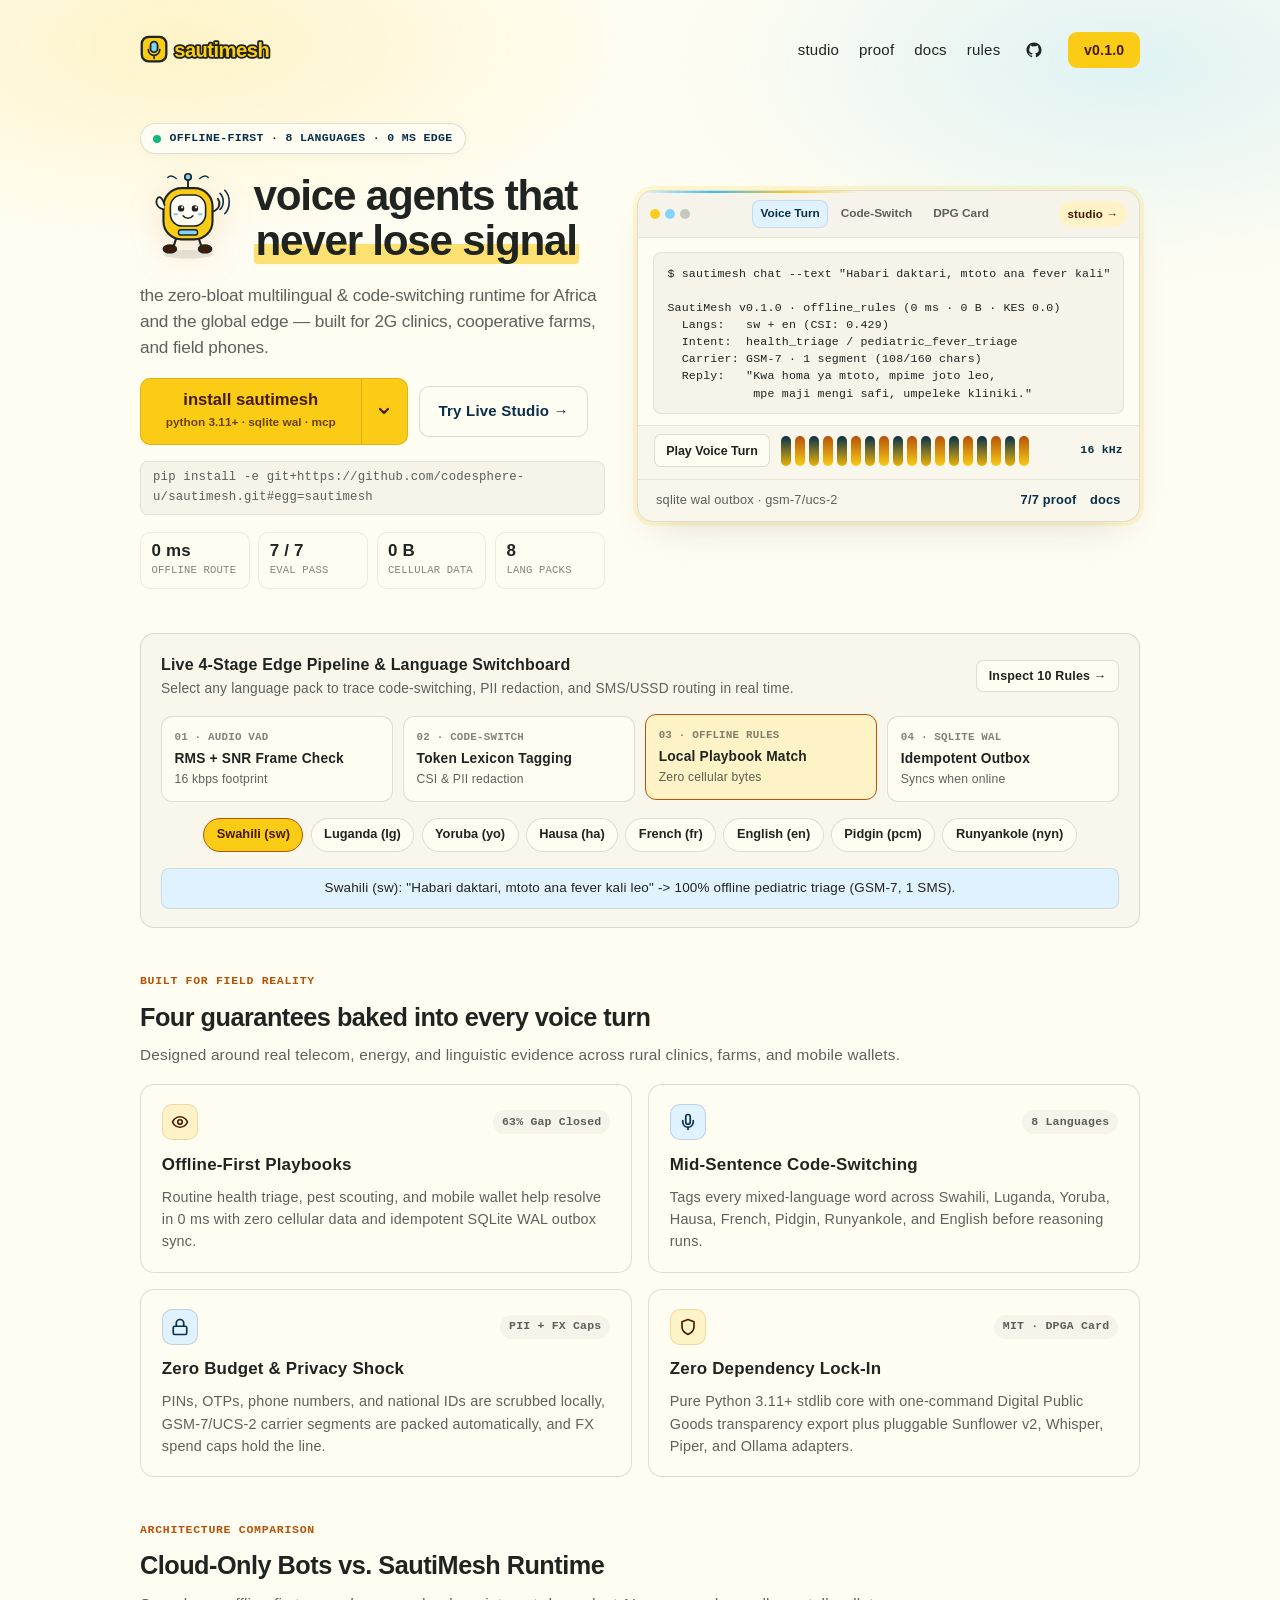
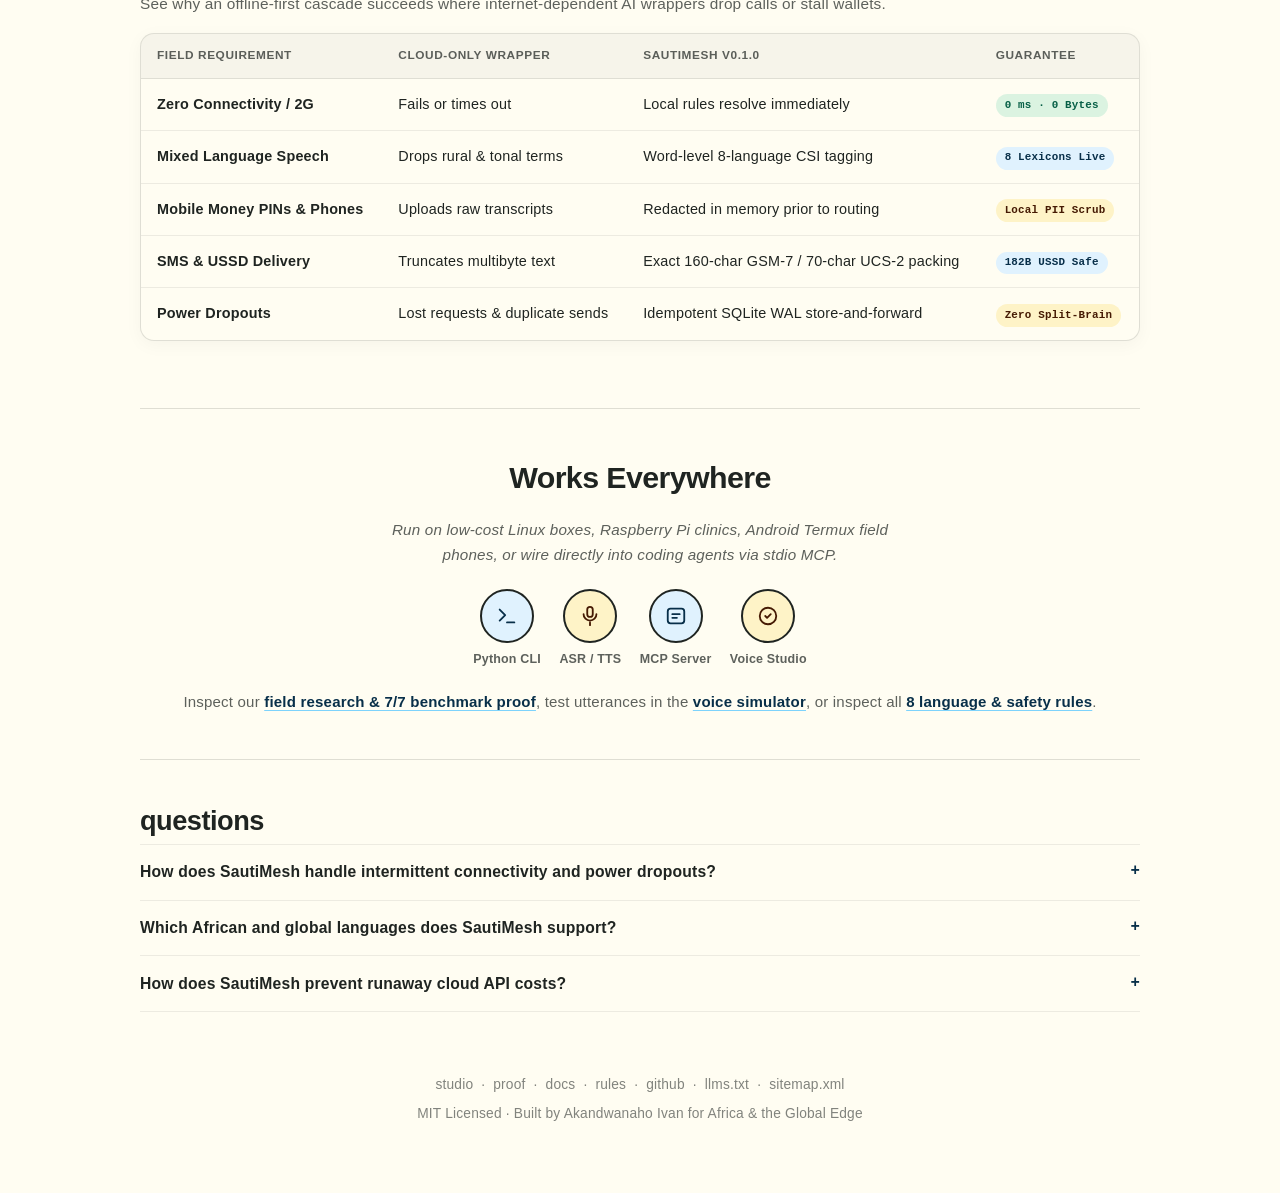
<file: website/index.html>
<!doctype html>
<html lang="en">
  <head>
    <meta charset="utf-8" />
    <meta name="viewport" content="width=device-width, initial-scale=1.0" />
    <title>SautiMesh — Voice-First Offline Multilingual AI Agent Runtime</title>
    <meta
      name="description"
      content="Free Python offline-first voice AI runtime for Swahili, Luganda, Yoruba, Hausa, French &amp; English with code-switching and SQLite durability."
    />
    <meta
      name="keywords"
      content="SautiMesh, offline voice AI agent, African NLP, Swahili AI, Luganda AI, Yoruba AI, Hausa AI, code switching, SQLite store and forward, MCP server"
    />
    <meta name="author" content="Akandwanaho Ivan" />
    <meta name="robots" content="index, follow" />
    <meta name="theme-color" content="#fffdf2" />
    <link rel="canonical" href="https://codesphere-u.github.io/sautimesh/" />
    <link rel="icon" type="image/svg+xml" href="./favicon.svg?v=0.1.0" />
    <link rel="manifest" href="./manifest.webmanifest" />

    <meta property="og:type" content="website" />
    <meta property="og:url" content="https://codesphere-u.github.io/sautimesh/" />
    <meta property="og:site_name" content="SautiMesh" />
    <meta property="og:title" content="SautiMesh — Voice-First Offline Multilingual AI Agent Runtime" />
    <meta
      property="og:description"
      content="Zero-bloat Python engine bridging 16kHz audio VAD, 8-language code-switching, SQLite store-and-forward durability, and local SLM cascades."
    />
    <meta property="og:image" content="https://codesphere-u.github.io/sautimesh/og-image.svg" />
    <meta property="og:image:width" content="1200" />
    <meta property="og:image:height" content="630" />
    <meta property="og:image:alt" content="SautiMesh Savanna Gold and Atlas Azure social card showing offline multilingual voice AI runtime" />

    <meta name="twitter:card" content="summary_large_image" />
    <meta name="twitter:title" content="SautiMesh — Voice-First Offline Multilingual AI Agent Runtime" />
    <meta
      name="twitter:description"
      content="Voice-first, offline-first AI agent runtime for Swahili, Luganda, Yoruba, Hausa, French, English &amp; edge deployments."
    />
    <meta name="twitter:image" content="https://codesphere-u.github.io/sautimesh/og-image.svg" />

    <link rel="stylesheet" href="./styles.css?v=0.1.2" />

    <script type="application/ld+json">
      {
        "@context": "https://schema.org",
        "@graph": [
          {
            "@type": "Organization",
            "@id": "https://codesphere-u.github.io/sautimesh/#org",
            "name": "SautiMesh",
            "url": "https://codesphere-u.github.io/sautimesh/",
            "sameAs": [
              "https://github.com/codesphere-u/sautimesh"
            ]
          },
          {
            "@type": "WebSite",
            "@id": "https://codesphere-u.github.io/sautimesh/#website",
            "url": "https://codesphere-u.github.io/sautimesh/",
            "name": "SautiMesh",
            "publisher": {
              "@id": "https://codesphere-u.github.io/sautimesh/#org"
            }
          },
          {
            "@type": "SoftwareApplication",
            "@id": "https://codesphere-u.github.io/sautimesh/#software",
            "name": "SautiMesh",
            "applicationCategory": "DeveloperApplication",
            "operatingSystem": "macOS, Linux, Windows, Android Termux",
            "softwareVersion": "0.1.0",
            "license": "https://opensource.org/licenses/MIT",
            "url": "https://codesphere-u.github.io/sautimesh/",
            "downloadUrl": "https://github.com/codesphere-u/sautimesh",
            "description": "Voice-first, offline-first multilingual and code-switching AI agent runtime with SQLite WAL store-and-forward queues, GSM-7/UCS-2 carrier packing, and DPGA transparency.",
            "publisher": {
              "@id": "https://codesphere-u.github.io/sautimesh/#org"
            },
            "offers": {
              "@type": "Offer",
              "price": "0",
              "priceCurrency": "USD"
            }
          },
          {
            "@type": "FAQPage",
            "mainEntity": [
              {
                "@type": "Question",
                "name": "How does SautiMesh handle intermittent connectivity and power dropouts?",
                "acceptedAnswer": {
                  "@type": "Answer",
                  "text": "Every turn executes offline-first playbooks using SQLite WAL persistence and an idempotent store-and-forward outbox queue, syncing safely without split-brain corruption when cellular service returns."
                }
              },
              {
                "@type": "Question",
                "name": "Which African and global languages does SautiMesh support?",
                "acceptedAnswer": {
                  "@type": "Answer",
                  "text": "SautiMesh ships built-in lexicons and code-switch analyzers for Swahili, Luganda, Yoruba, Hausa, French, English, Nigerian Pidgin, and Runyankole, plus adapters for Sunbird Sunflower v2, whisper.cpp, MMS, and Piper ONNX."
                }
              },
              {
                "@type": "Question",
                "name": "How does SautiMesh prevent runaway cloud API costs?",
                "acceptedAnswer": {
                  "@type": "Answer",
                  "text": "Its 3-stage cascade resolves routine turns locally in 0 ms, supports local SLMs via Ollama or llama.cpp, redacts phone numbers and PINs before cloud calls, and enforces daily local-currency spend limits."
                }
              }
            ]
          }
        ]
      }
    </script>
  </head>
  <body>
    <div class="page-col page-col-home">
      <header class="site-header">
        <a class="brand-link" href="./" aria-label="SautiMesh home">
          <svg class="brand-wordmark-svg" width="186" height="36" viewBox="0 0 212 40" fill="none" role="img" aria-label="sautimesh">
            <rect x="2" y="5" width="28" height="28" rx="8" fill="#facc15" stroke="#1f2421" stroke-width="2.6" />
            <rect x="12" y="10.5" width="8" height="12" rx="4" fill="#7dd3fc" stroke="#1f2421" stroke-width="2" />
            <path d="M9.5 19.5c0 3.8 2.9 6.5 6.5 6.5s6.5-2.7 6.5-6.5M16 26v3.5" stroke="#1f2421" stroke-width="2" stroke-linecap="round" />
            <text x="39" y="28" font-family="-apple-system, BlinkMacSystemFont, 'Segoe UI', Roboto, sans-serif" font-size="23" font-weight="800" letter-spacing="-0.6" fill="none" stroke="#1f2421" stroke-width="4" stroke-linejoin="round">sautimesh</text>
            <text x="39" y="28" font-family="-apple-system, BlinkMacSystemFont, 'Segoe UI', Roboto, sans-serif" font-size="23" font-weight="800" letter-spacing="-0.6" fill="#facc15">sautimesh</text>
          </svg>
        </a>

        <nav class="header-nav" aria-label="Primary navigation">
          <a href="./studio.html">studio</a>
          <a href="./proof.html">proof</a>
          <a href="./docs.html">docs</a>
          <a href="./rules.html">rules</a>
          <a
            class="icon-link"
            href="https://github.com/codesphere-u/sautimesh"
            target="_blank"
            rel="noopener noreferrer"
            aria-label="SautiMesh on GitHub"
          >
            <svg width="18" height="18" viewBox="0 0 24 24" fill="currentColor" aria-hidden="true">
              <path
                d="M12 2C6.477 2 2 6.484 2 12.017c0 4.425 2.865 8.18 6.839 9.504.5.092.682-.217.682-.483 0-.237-.008-.868-.013-1.703-2.782.605-3.369-1.343-3.369-1.343-.454-1.158-1.11-1.466-1.11-1.466-.908-.62.069-.608.069-.608 1.003.07 1.53 1.032 1.53 1.032.892 1.53 2.341 1.088 2.91.832.092-.647.35-1.088.636-1.338-2.22-.253-4.555-1.113-4.555-4.951 0-1.093.39-1.988 1.029-2.688-.103-.253-.446-1.272.098-2.65 0 0 .84-.27 2.75 1.026A9.564 9.564 0 0112 6.844c.85.004 1.705.115 2.504.337 1.909-1.296 2.747-1.027 2.747-1.027.546 1.379.202 2.398.1 2.651.64.7 1.028 1.595 1.028 2.688 0 3.848-2.339 4.695-4.566 4.943.359.309.678.92.678 1.855 0 1.338-.012 2.419-.012 2.747 0 .268.18.58.688.482A10.019 10.019 0 0022 12.017C22 6.484 17.522 2 12 2z"
              />
            </svg>
          </a>
          <a
            class="nav-pill"
            href="https://github.com/codesphere-u/sautimesh/releases"
            target="_blank"
            rel="noopener noreferrer"
          >
            v0.1.0
          </a>
        </nav>
      </header>

      <main>
        <section class="hero-deck" aria-labelledby="hero-title">
          <div class="hero-left">
            <div class="live-pill">
              <span class="live-dot" aria-hidden="true"></span>
              <span>OFFLINE-FIRST · 8 LANGUAGES · 0 MS EDGE</span>
            </div>

            <div class="hero-identity">
              <div class="mascot-wrap">
                <!-- Original SautiMesh acoustic radio scout mascot in Savanna Gold & Atlas Azure -->
                <svg
                  width="96"
                  height="96"
                  viewBox="0 0 180 180"
                  fill="none"
                  role="img"
                  aria-label="SautiMesh acoustic radio mascot broadcasting multilingual voice waves"
                >
                  <ellipse cx="90" cy="158" rx="46" ry="8" fill="#1f2421" fill-opacity="0.1" />
                  <path d="M68 128L62 146" stroke="#1f2421" stroke-width="4" stroke-linecap="round" />
                  <ellipse cx="56" cy="148" rx="12" ry="7" fill="#451a03" stroke="#1f2421" stroke-width="3.5" />
                  <path d="M110 128L116 146" stroke="#1f2421" stroke-width="4" stroke-linecap="round" />
                  <ellipse cx="122" cy="148" rx="12" ry="7" fill="#451a03" stroke="#1f2421" stroke-width="3.5" />

                  <path d="M90 32V16" stroke="#1f2421" stroke-width="3.5" stroke-linecap="round" />
                  <circle cx="90" cy="13" r="6" fill="#7dd3fc" stroke="#1f2421" stroke-width="3.2" />
                  <path d="M68 16C61 10 56 10 52 14M112 16C119 10 124 10 128 14" stroke="#082f49" stroke-width="2.5" stroke-linecap="round" />

                  <rect x="44" y="34" width="92" height="96" rx="34" fill="#facc15" stroke="#1f2421" stroke-width="4" />
                  <rect x="57" y="47" width="66" height="58" rx="22" fill="#fffdf2" stroke="#1f2421" stroke-width="3" />

                  <circle cx="77" cy="72" r="6" fill="#1f2421" />
                  <circle cx="79" cy="70" r="2" fill="#fffdf2" />
                  <circle cx="103" cy="72" r="6" fill="#1f2421" />
                  <circle cx="105" cy="70" r="2" fill="#fffdf2" />
                  <ellipse cx="67" cy="83" rx="4.5" ry="2.5" fill="#7dd3fc" />
                  <ellipse cx="113" cy="83" rx="4.5" ry="2.5" fill="#7dd3fc" />
                  <path d="M81 86C85 92 95 92 99 86" stroke="#1f2421" stroke-width="3.2" stroke-linecap="round" />

                  <rect x="72" y="112" width="36" height="10" rx="5" fill="#7dd3fc" stroke="#1f2421" stroke-width="2.6" />
                  <path d="M44 74C30 70 28 58 34 52C39 47 45 60 46 66" fill="#fffdf2" stroke="#1f2421" stroke-width="3.4" stroke-linecap="round" stroke-linejoin="round" />
                  <path d="M136 78C149 74 152 62 146 54" stroke="#1f2421" stroke-width="3.5" stroke-linecap="round" />
                  <path class="mascot-arc-1" d="M150 44C158 51 158 67 150 74" stroke="#082f49" stroke-width="3" stroke-linecap="round" />
                  <path class="mascot-arc-2" d="M159 38C170 49 170 71 159 82" stroke="#082f49" stroke-width="3" stroke-linecap="round" />
                </svg>
              </div>

              <h1 id="hero-title">voice agents that <span class="hero-highlight">never lose signal</span></h1>
            </div>

            <p class="hero-sub">
              the zero-bloat multilingual &amp; code-switching runtime for Africa and the global edge — built for 2G clinics, cooperative farms, and field phones.
            </p>

            <div class="hero-actions" aria-label="Install SautiMesh">
              <div class="split-btn-group">
                <button type="button" class="split-main" id="cta-main-btn">
                  <strong>install sautimesh</strong>
                  <span id="hero-cmd-sub">python 3.11+ · sqlite wal · mcp</span>
                </button>
                <button
                  type="button"
                  class="split-caret"
                  id="cta-caret-btn"
                  aria-expanded="false"
                  aria-controls="cta-popover"
                  aria-label="Choose runtime target"
                >
                  <svg width="16" height="16" viewBox="0 0 16 16" fill="none" aria-hidden="true">
                    <path d="M4 6L8 10L12 6" stroke="currentColor" stroke-width="2.2" stroke-linecap="round" stroke-linejoin="round" />
                  </svg>
                </button>
              </div>

              <a class="hero-secondary-btn" href="./studio.html">Try Live Studio →</a>

              <div class="cta-popover" id="cta-popover" role="region" aria-label="Installation options" hidden>
                <div class="pop-tabs" role="tablist" aria-label="Runtime mode">
                  <button type="button" class="pop-tab active" role="tab" aria-selected="true" data-persona="cli">CLI</button>
                  <button type="button" class="pop-tab" role="tab" aria-selected="false" data-persona="turn">Voice Turn</button>
                  <button type="button" class="pop-tab" role="tab" aria-selected="false" data-persona="eval">Workbench</button>
                  <button type="button" class="pop-tab" role="tab" aria-selected="false" data-persona="mcp">MCP</button>
                </div>

                <div class="pop-cmd">
                  <code id="pop-cmd-code">pip install -e git+https://github.com/codesphere-u/sautimesh.git#egg=sautimesh</code>
                  <button type="button" class="action-mini" id="pop-copy-btn">Copy</button>
                </div>
              </div>
            </div>

            <code class="cmd-caption" id="hero-cmd">pip install -e git+https://github.com/codesphere-u/sautimesh.git#egg=sautimesh</code>

            <div class="hero-kpis" aria-label="Runtime benchmarks">
              <div class="hero-kpi"><strong>0 ms</strong><span>Offline Route</span></div>
              <div class="hero-kpi"><strong>7 / 7</strong><span>Eval Pass</span></div>
              <div class="hero-kpi"><strong>0 B</strong><span>Cellular Data</span></div>
              <div class="hero-kpi"><strong>8</strong><span>Lang Packs</span></div>
            </div>
          </div>

          <section class="hero-console" aria-label="Interactive SautiMesh console preview">
            <div class="frame-bar">
              <div class="dots" aria-hidden="true"><span></span><span></span><span></span></div>
              <div class="frame-tabs" role="tablist" aria-label="Preview view">
                <button type="button" class="frame-tab active" role="tab" aria-selected="true" data-homeview="term">Voice Turn</button>
                <button type="button" class="frame-tab" role="tab" aria-selected="false" data-homeview="codeswitch">Code-Switch</button>
                <button type="button" class="frame-tab" role="tab" aria-selected="false" data-homeview="dpg">DPG Card</button>
              </div>
              <a class="frame-open-link" href="./studio.html">studio →</a>
            </div>

            <div class="preview-body">
              <pre class="code-block" id="home-preview-code">$ sautimesh chat --text "Habari daktari, mtoto ana fever kali"

SautiMesh v0.1.0 · offline_rules (0 ms · 0 B · KES 0.0)
  Langs:   sw + en (CSI: 0.429)
  Intent:  health_triage / pediatric_fever_triage
  Carrier: GSM-7 · 1 segment (108/160 chars)
  Reply:   "Kwa homa ya mtoto, mpime joto leo,
            mpe maji mengi safi, umpeleke kliniki."</pre>
            </div>

            <div class="hero-console-eq">
              <button type="button" id="play-demo-btn" class="action-mini">Play Voice Turn</button>
              <div class="eq-strip" id="home-eq" aria-hidden="true">
                <span class="eq-bar"></span><span class="eq-bar"></span><span class="eq-bar"></span><span class="eq-bar"></span>
                <span class="eq-bar"></span><span class="eq-bar"></span><span class="eq-bar"></span><span class="eq-bar"></span>
                <span class="eq-bar"></span><span class="eq-bar"></span><span class="eq-bar"></span><span class="eq-bar"></span>
                <span class="eq-bar"></span><span class="eq-bar"></span><span class="eq-bar"></span><span class="eq-bar"></span>
                <span class="eq-bar"></span><span class="eq-bar"></span>
              </div>
              <span style="font-family:var(--font-mono); font-size:0.72rem; font-weight:700; color:var(--sky-dark);">16 kHz</span>
            </div>

            <div class="preview-foot">
              <span>sqlite wal outbox · gsm-7/ucs-2</span>
              <div class="preview-foot-links">
                <a href="./proof.html">7/7 proof</a>
                <a href="./docs.html">docs</a>
              </div>
            </div>
          </section>
        </section>

        <section class="pipeline-card reveal" aria-label="Interactive offline voice pipeline">
          <div class="pipeline-top">
            <div>
              <strong>Live 4-Stage Edge Pipeline &amp; Language Switchboard</strong>
              <span style="display:block; font-size:0.86rem; color:var(--text-70);">Select any language pack to trace code-switching, PII redaction, and SMS/USSD routing in real time.</span>
            </div>
            <a class="action-mini" href="./rules.html">Inspect 10 Rules →</a>
          </div>

          <div class="mesh-pipeline" id="home-pipeline">
            <div class="mesh-stage"><small>01 · Audio VAD</small><strong>RMS + SNR Frame Check</strong><span>16 kbps footprint</span></div>
            <div class="mesh-stage"><small>02 · Code-Switch</small><strong>Token Lexicon Tagging</strong><span>CSI &amp; PII redaction</span></div>
            <div class="mesh-stage active"><small>03 · Offline Rules</small><strong>Local Playbook Match</strong><span>Zero cellular bytes</span></div>
            <div class="mesh-stage sky-hit"><small>04 · SQLite WAL</small><strong>Idempotent Outbox</strong><span>Syncs when online</span></div>
          </div>

          <div class="lang-ribbon" aria-label="Supported language packs">
            <button type="button" class="lang-chip active" data-lang-note="Swahili (sw): 'Habari daktari, mtoto ana fever kali leo' -> 100% offline pediatric triage (GSM-7, 1 SMS).">Swahili (sw)</button>
            <button type="button" class="lang-chip" data-lang-note="Luganda (lg): 'Ssebo obuwuka bungi mu kasooli farm yange' -> Offline maize armyworm scouting playbook.">Luganda (lg)</button>
            <button type="button" class="lang-chip" data-lang-note="Yoruba (yo): Diacritic-aware (e, o, s) UCS-2 carrier packing &amp; mobile money PIN guard.">Yoruba (yo)</button>
            <button type="button" class="lang-chip" data-lang-note="Hausa (ha): 'Sannu malam, kwari suna cin masara' -> Dryland pest &amp; cooperative referral routing.">Hausa (ha)</button>
            <button type="button" class="lang-chip" data-lang-note="French (fr): Sahel &amp; Francophone clinical urgency triggers with SMS fallback receipts.">French (fr)</button>
            <button type="button" class="lang-chip" data-lang-note="English (en): Cross-cut bridge terms normalized into canonical medical, agro &amp; wallet concepts.">English (en)</button>
            <button type="button" class="lang-chip" data-lang-note="Nigerian Pidgin (pcm): West African market &amp; wallet balance utterances handled offline.">Pidgin (pcm)</button>
            <button type="button" class="lang-chip" data-lang-note="Runyankole (nyn): Western Uganda clinic, crop &amp; urgent referral vocabulary baked in.">Runyankole (nyn)</button>
          </div>
          <p class="diag-note" id="lang-sample-note" style="margin:0; text-align:center;">
            Swahili (sw): "Habari daktari, mtoto ana fever kali leo" -> 100% offline pediatric triage (GSM-7, 1 SMS).
          </p>
        </section>

        <section class="reveal" aria-labelledby="bento-title">
          <div class="section-head">
            <span class="section-eyebrow">Built for Field Reality</span>
            <h2 id="bento-title">Four guarantees baked into every voice turn</h2>
            <p>Designed around real telecom, energy, and linguistic evidence across rural clinics, farms, and mobile wallets.</p>
          </div>

          <div class="bento-grid">
            <article class="bento-card">
              <div class="bento-top">
                <span class="bento-icon" aria-hidden="true">
                  <svg width="18" height="18" viewBox="0 0 24 24" fill="none" stroke="currentColor" stroke-width="2.2" stroke-linecap="round" stroke-linejoin="round"><path d="M2 12s3-7 10-7 10 7 10 7-3 7-10 7-10-7-10-7Z"/><circle cx="12" cy="12" r="3"/></svg>
                </span>
                <span class="bento-stat">63% Gap Closed</span>
              </div>
              <h3>Offline-First Playbooks</h3>
              <p>Routine health triage, pest scouting, and mobile wallet help resolve in 0 ms with zero cellular data and idempotent SQLite WAL outbox sync.</p>
            </article>

            <article class="bento-card">
              <div class="bento-top">
                <span class="bento-icon sky" aria-hidden="true">
                  <svg width="18" height="18" viewBox="0 0 24 24" fill="none" stroke="currentColor" stroke-width="2.2" stroke-linecap="round" stroke-linejoin="round"><path d="M12 2a3 3 0 0 0-3 3v7a3 3 0 0 0 6 0V5a3 3 0 0 0-3-3Z"/><path d="M19 10v2a7 7 0 0 1-14 0v-2"/><line x1="12" y1="19" x2="12" y2="22"/></svg>
                </span>
                <span class="bento-stat">8 Languages</span>
              </div>
              <h3>Mid-Sentence Code-Switching</h3>
              <p>Tags every mixed-language word across Swahili, Luganda, Yoruba, Hausa, French, Pidgin, Runyankole, and English before reasoning runs.</p>
            </article>

            <article class="bento-card">
              <div class="bento-top">
                <span class="bento-icon sky" aria-hidden="true">
                  <svg width="18" height="18" viewBox="0 0 24 24" fill="none" stroke="currentColor" stroke-width="2.2" stroke-linecap="round" stroke-linejoin="round"><rect x="3" y="11" width="18" height="11" rx="2" ry="2"/><path d="M7 11V7a5 5 0 0 1 10 0v4"/></svg>
                </span>
                <span class="bento-stat">PII + FX Caps</span>
              </div>
              <h3>Zero Budget &amp; Privacy Shock</h3>
              <p>PINs, OTPs, phone numbers, and national IDs are scrubbed locally, GSM-7/UCS-2 carrier segments are packed automatically, and FX spend caps hold the line.</p>
            </article>

            <article class="bento-card">
              <div class="bento-top">
                <span class="bento-icon" aria-hidden="true">
                  <svg width="18" height="18" viewBox="0 0 24 24" fill="none" stroke="currentColor" stroke-width="2.2" stroke-linecap="round" stroke-linejoin="round"><path d="M12 22s8-4 8-10V5l-8-3-8 3v7c0 6 8 10 8 10z"/></svg>
                </span>
                <span class="bento-stat">MIT · DPGA Card</span>
              </div>
              <h3>Zero Dependency Lock-In</h3>
              <p>Pure Python 3.11+ stdlib core with one-command Digital Public Goods transparency export plus pluggable Sunflower v2, Whisper, Piper, and Ollama adapters.</p>
            </article>
          </div>
        </section>

        <section class="reveal" aria-labelledby="compare-title">
          <div class="section-head">
            <span class="section-eyebrow">Architecture Comparison</span>
            <h2 id="compare-title">Cloud-Only Bots vs. SautiMesh Runtime</h2>
            <p>See why an offline-first cascade succeeds where internet-dependent AI wrappers drop calls or stall wallets.</p>
          </div>

          <div class="mesh-table-card">
            <div class="mesh-table-scroll">
              <table class="mesh-table">
                <thead>
                  <tr>
                    <th>Field Requirement</th>
                    <th>Cloud-Only Wrapper</th>
                    <th>SautiMesh v0.1.0</th>
                    <th>Guarantee</th>
                  </tr>
                </thead>
                <tbody>
                  <tr>
                    <td><strong>Zero Connectivity / 2G</strong></td>
                    <td>Fails or times out</td>
                    <td>Local rules resolve immediately</td>
                    <td><span class="pill pill-good">0 ms · 0 Bytes</span></td>
                  </tr>
                  <tr>
                    <td><strong>Mixed Language Speech</strong></td>
                    <td>Drops rural &amp; tonal terms</td>
                    <td>Word-level 8-language CSI tagging</td>
                    <td><span class="pill pill-sky">8 Lexicons Live</span></td>
                  </tr>
                  <tr>
                    <td><strong>Mobile Money PINs &amp; Phones</strong></td>
                    <td>Uploads raw transcripts</td>
                    <td>Redacted in memory prior to routing</td>
                    <td><span class="pill pill-mint">Local PII Scrub</span></td>
                  </tr>
                  <tr>
                    <td><strong>SMS &amp; USSD Delivery</strong></td>
                    <td>Truncates multibyte text</td>
                    <td>Exact 160-char GSM-7 / 70-char UCS-2 packing</td>
                    <td><span class="pill pill-sky">182B USSD Safe</span></td>
                  </tr>
                  <tr>
                    <td><strong>Power Dropouts</strong></td>
                    <td>Lost requests &amp; duplicate sends</td>
                    <td>Idempotent SQLite WAL store-and-forward</td>
                    <td><span class="pill pill-mint">Zero Split-Brain</span></td>
                  </tr>
                </tbody>
              </table>
            </div>
          </div>
        </section>

        <hr class="hairline" />

        <section class="ecosystem-section reveal" aria-labelledby="eco-title">
          <h2 id="eco-title">Works Everywhere</h2>
          <p class="ecosystem-sub">
            Run on low-cost Linux boxes, Raspberry Pi clinics, Android Termux field phones, or wire directly into coding agents via stdio MCP.
          </p>

          <div class="eco-badges" aria-label="Supported integrations">
            <a class="eco-item" href="./docs.html#quickstart">
              <span class="eco-circle" aria-hidden="true">
                <svg width="22" height="22" viewBox="0 0 24 24" fill="none" stroke="currentColor" stroke-width="2" stroke-linecap="round" stroke-linejoin="round"><polyline points="4 17 10 11 4 5"/><line x1="12" y1="19" x2="20" y2="19"/></svg>
              </span>
              <span>Python CLI</span>
            </a>

            <a class="eco-item" href="./docs.html#speech">
              <span class="eco-circle" aria-hidden="true">
                <svg width="22" height="22" viewBox="0 0 24 24" fill="none" stroke="currentColor" stroke-width="2" stroke-linecap="round" stroke-linejoin="round"><rect x="9" y="2" width="6" height="11" rx="3"/><path d="M5 10a7 7 0 0 0 14 0M12 19v3"/></svg>
              </span>
              <span>ASR / TTS</span>
            </a>

            <a class="eco-item" href="./docs.html#mcp">
              <span class="eco-circle" aria-hidden="true">
                <svg width="22" height="22" viewBox="0 0 24 24" fill="none" stroke="currentColor" stroke-width="2" stroke-linecap="round" stroke-linejoin="round"><rect x="3" y="4" width="18" height="16" rx="3"/><path d="M8 10h8M8 14h5"/></svg>
              </span>
              <span>MCP Server</span>
            </a>

            <a class="eco-item" href="./studio.html">
              <span class="eco-circle" aria-hidden="true">
                <svg width="22" height="22" viewBox="0 0 24 24" fill="none" stroke="currentColor" stroke-width="2" stroke-linecap="round" stroke-linejoin="round"><circle cx="12" cy="12" r="9"/><path d="M9 12l2 2 4-4"/></svg>
              </span>
              <span>Voice Studio</span>
            </a>
          </div>

          <p class="inline-cta-links">
            Inspect our <a href="./proof.html">field research &amp; 7/7 benchmark proof</a>, test utterances in the <a href="./studio.html">voice simulator</a>, or inspect all <a href="./rules.html">8 language &amp; safety rules</a>.
          </p>
        </section>

        <hr class="hairline" />

        <section id="faq" class="reveal" aria-labelledby="faq-title">
          <h2 id="faq-title" class="sec-title">questions</h2>
          <div class="faq-stack">
            <details class="faq-item">
              <summary>How does SautiMesh handle intermittent connectivity and power dropouts?</summary>
              <p>
                Every turn executes offline-first playbooks using SQLite WAL persistence and an idempotent store-and-forward outbox queue, syncing safely without split-brain corruption when cellular service returns.
              </p>
            </details>

            <details class="faq-item">
              <summary>Which African and global languages does SautiMesh support?</summary>
              <p>
                SautiMesh ships built-in lexicons and code-switch analyzers for Swahili, Luganda, Yoruba, Hausa, French, English, Nigerian Pidgin, and Runyankole, plus adapters for Sunbird Sunflower v2, whisper.cpp, MMS, and Piper ONNX.
              </p>
            </details>

            <details class="faq-item">
              <summary>How does SautiMesh prevent runaway cloud API costs?</summary>
              <p>
                Its 3-stage cascade resolves routine turns locally in 0 ms, supports local SLMs via Ollama or llama.cpp, redacts phone numbers and PINs before cloud calls, and enforces daily local-currency spend limits.
              </p>
            </details>
          </div>
        </section>
      </main>

      <footer class="site-footer">
        <div class="footer-links">
          <a href="./studio.html">studio</a>
          <span>·</span>
          <a href="./proof.html">proof</a>
          <span>·</span>
          <a href="./docs.html">docs</a>
          <span>·</span>
          <a href="./rules.html">rules</a>
          <span>·</span>
          <a href="https://github.com/codesphere-u/sautimesh" target="_blank" rel="noopener noreferrer">github</a>
          <span>·</span>
          <a href="./llms.txt">llms.txt</a>
          <span>·</span>
          <a href="./sitemap.xml">sitemap.xml</a>
        </div>
        <div>MIT Licensed · Built by Akandwanaho Ivan for Africa &amp; the Global Edge</div>
      </footer>
    </div>

    <div class="toast" id="toast" role="status" aria-live="polite"></div>
    <script src="./app.js?v=0.1.2" defer></script>
  </body>
</html>
</file>
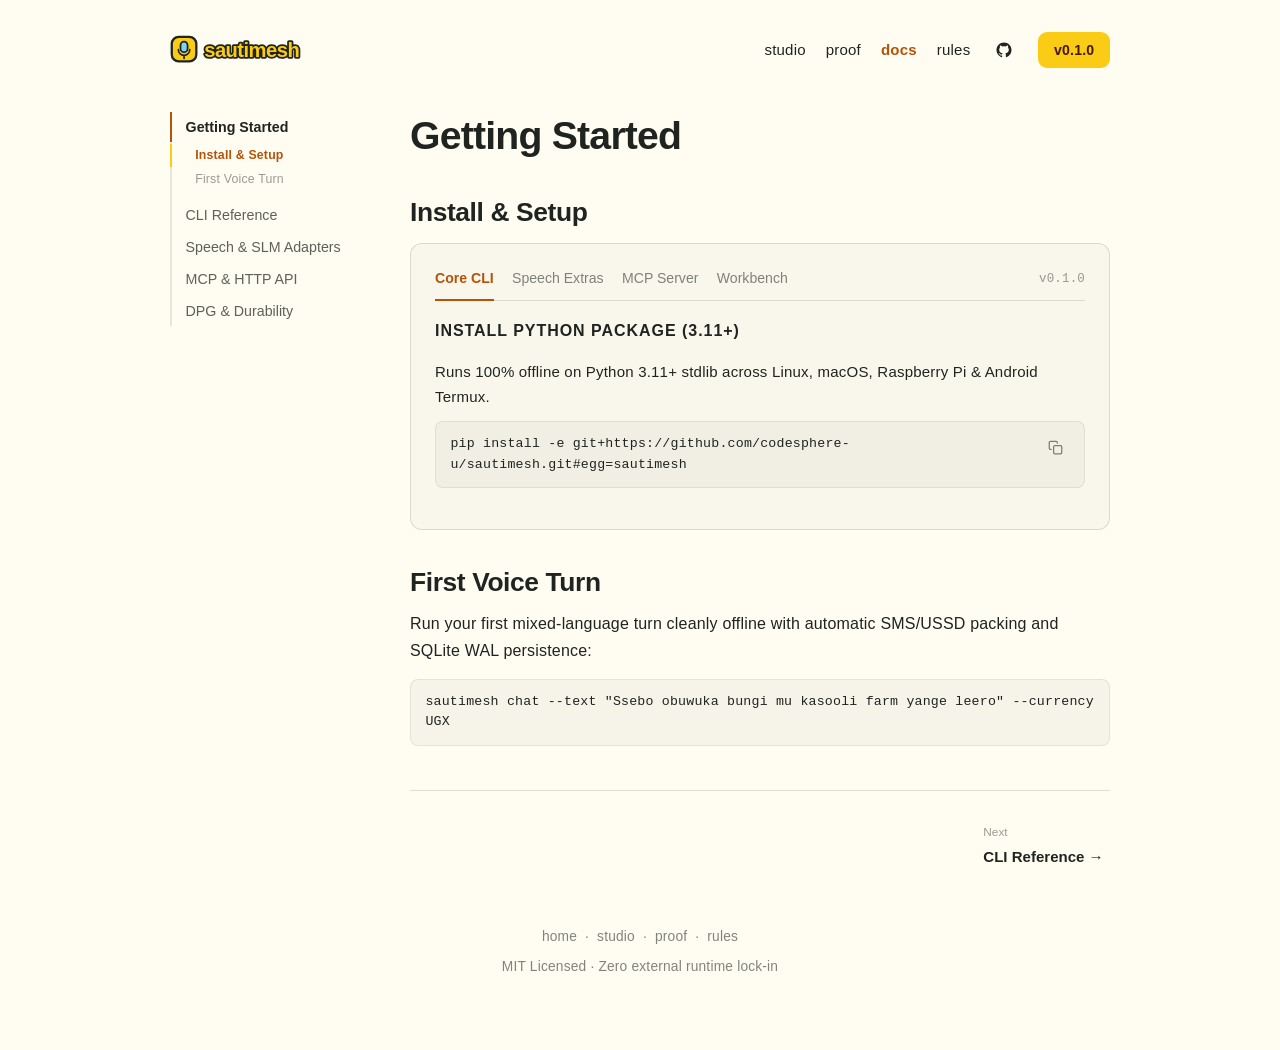
<file: website/docs.html>
<!doctype html>
<html lang="en">
  <head>
    <meta charset="utf-8" />
    <meta name="viewport" content="width=device-width, initial-scale=1.0" />
    <title>SautiMesh — Documentation, CLI, Speech Adapters &amp; MCP</title>
    <meta
      name="description"
      content="Complete developer documentation for SautiMesh: CLI commands, Python API, Sunbird/Whisper/Piper adapters, SQLite WAL outbox sync, and stdio MCP server."
    />
    <meta name="theme-color" content="#fffdf2" />
    <link rel="canonical" href="https://codesphere-u.github.io/sautimesh/docs.html" />
    <link rel="icon" type="image/svg+xml" href="./favicon.svg?v=0.1.0" />
    <link rel="manifest" href="./manifest.webmanifest" />
    <meta property="og:type" content="website" />
    <meta property="og:url" content="https://codesphere-u.github.io/sautimesh/docs.html" />
    <meta property="og:title" content="SautiMesh Documentation &amp; API Reference" />
    <meta property="og:description" content="Quickstart, CLI commands, offline speech adapters, SQLite durability queue, and stdio MCP server setup." />
    <meta property="og:image" content="https://codesphere-u.github.io/sautimesh/og-image.svg" />
    <meta name="twitter:card" content="summary_large_image" />
    <meta name="twitter:title" content="SautiMesh Documentation &amp; API Reference" />
    <meta name="twitter:description" content="Quickstart, CLI commands, offline speech adapters, and stdio MCP server setup." />
    <meta name="twitter:image" content="https://codesphere-u.github.io/sautimesh/og-image.svg" />
    <style>
      [hidden] { display: none !important; }
      .page-col-docs { width: min(940px, 100% - 2rem); margin-inline: auto; }
      .brand-wordmark-svg { height: 36px; width: 186px; display: block; }
      .docs-layout { display: flex; align-items: flex-start; gap: 2.75rem; width: 100%; min-width: 0; }
      .docs-sidebar { flex: 0 0 196px; width: 196px; position: sticky; top: 2rem; }
      .docs-mobile-nav { display: none; }
    </style>
    <link rel="stylesheet" href="./styles.css?v=0.1.2" />
  </head>
  <body>
    <div class="page-col page-col-docs">
      <header class="site-header">
        <a class="brand-link" href="./" aria-label="SautiMesh home">
          <svg class="brand-wordmark-svg" width="186" height="36" viewBox="0 0 212 40" fill="none" role="img" aria-label="sautimesh">
            <rect x="2" y="5" width="28" height="28" rx="8" fill="#facc15" stroke="#1f2421" stroke-width="2.6" />
            <rect x="12" y="10.5" width="8" height="12" rx="4" fill="#7dd3fc" stroke="#1f2421" stroke-width="2" />
            <path d="M9.5 19.5c0 3.8 2.9 6.5 6.5 6.5s6.5-2.7 6.5-6.5M16 26v3.5" stroke="#1f2421" stroke-width="2" stroke-linecap="round" />
            <text x="39" y="28" font-family="-apple-system, BlinkMacSystemFont, 'Segoe UI', Roboto, sans-serif" font-size="23" font-weight="800" letter-spacing="-0.6" fill="none" stroke="#1f2421" stroke-width="4" stroke-linejoin="round">sautimesh</text>
            <text x="39" y="28" font-family="-apple-system, BlinkMacSystemFont, 'Segoe UI', Roboto, sans-serif" font-size="23" font-weight="800" letter-spacing="-0.6" fill="#facc15">sautimesh</text>
          </svg>
        </a>

        <nav class="header-nav" aria-label="Primary navigation">
          <a href="./studio.html">studio</a>
          <a href="./proof.html">proof</a>
          <a class="active" href="./docs.html" aria-current="page">docs</a>
          <a href="./rules.html">rules</a>
          <a class="icon-link" href="https://github.com/codesphere-u/sautimesh" target="_blank" rel="noopener noreferrer" aria-label="GitHub">
            <svg width="18" height="18" viewBox="0 0 24 24" fill="currentColor" aria-hidden="true"><path d="M12 2C6.477 2 2 6.484 2 12.017c0 4.425 2.865 8.18 6.839 9.504.5.092.682-.217.682-.483 0-.237-.008-.868-.013-1.703-2.782.605-3.369-1.343-3.369-1.343-.454-1.158-1.11-1.466-1.11-1.466-.908-.62.069-.608.069-.608 1.003.07 1.53 1.032 1.53 1.032.892 1.53 2.341 1.088 2.91.832.092-.647.35-1.088.636-1.338-2.22-.253-4.555-1.113-4.555-4.951 0-1.093.39-1.988 1.029-2.688-.103-.253-.446-1.272.098-2.65 0 0 .84-.27 2.75 1.026A9.564 9.564 0 0112 6.844c.85.004 1.705.115 2.504.337 1.909-1.296 2.747-1.027 2.747-1.027.546 1.379.202 2.398.1 2.651.64.7 1.028 1.595 1.028 2.688 0 3.848-2.339 4.695-4.566 4.943.359.309.678.92.678 1.855 0 1.338-.012 2.419-.012 2.747 0 .268.18.58.688.482A10.019 10.019 0 0022 12.017C22 6.484 17.522 2 12 2z"/></svg>
          </a>
          <a class="nav-pill" href="https://github.com/codesphere-u/sautimesh/releases" target="_blank" rel="noopener noreferrer">v0.1.0</a>
        </nav>
      </header>

      <main>
        <div class="docs-mobile-nav" aria-label="Documentation chapters mobile switcher">
          <button type="button" class="docs-mobile-chip active" data-doc-target="getting-started">Getting Started</button>
          <button type="button" class="docs-mobile-chip" data-doc-target="cli">CLI Reference</button>
          <button type="button" class="docs-mobile-chip" data-doc-target="speech">Speech Adapters</button>
          <button type="button" class="docs-mobile-chip" data-doc-target="mcp">MCP &amp; API</button>
          <button type="button" class="docs-mobile-chip" data-doc-target="dpg">DPG Standard</button>
        </div>

        <div class="docs-layout">
          <aside class="docs-sidebar" aria-label="Documentation navigation">
            <nav>
              <ul class="docs-rail">
                <li class="doc-nav-item">
                  <button type="button" class="doc-nav-link active" data-doc-target="getting-started">Getting Started</button>
                  <ul class="doc-subrail open" data-subrail="getting-started">
                    <li><a class="doc-sub-link active" href="#quickstart" data-doc-anchor="getting-started">Install &amp; Setup</a></li>
                    <li><a class="doc-sub-link" href="#first-turn" data-doc-anchor="getting-started">First Voice Turn</a></li>
                  </ul>
                </li>
                <li class="doc-nav-item">
                  <button type="button" class="doc-nav-link" data-doc-target="cli">CLI Reference</button>
                  <ul class="doc-subrail" data-subrail="cli">
                    <li><a class="doc-sub-link" href="#cli-cmds" data-doc-anchor="cli">All Subcommands</a></li>
                  </ul>
                </li>
                <li class="doc-nav-item">
                  <button type="button" class="doc-nav-link" data-doc-target="speech">Speech &amp; SLM Adapters</button>
                  <ul class="doc-subrail" data-subrail="speech">
                    <li><a class="doc-sub-link" href="#speech-backends" data-doc-anchor="speech">ASR, TTS &amp; Ollama</a></li>
                  </ul>
                </li>
                <li class="doc-nav-item">
                  <button type="button" class="doc-nav-link" data-doc-target="mcp">MCP &amp; HTTP API</button>
                  <ul class="doc-subrail" data-subrail="mcp">
                    <li><a class="doc-sub-link" href="#mcp-tools" data-doc-anchor="mcp">5 MCP Tools</a></li>
                    <li><a class="doc-sub-link" href="#http-routes" data-doc-anchor="mcp">Workbench Routes</a></li>
                  </ul>
                </li>
                <li class="doc-nav-item">
                  <button type="button" class="doc-nav-link" data-doc-target="dpg">DPG &amp; Durability</button>
                  <ul class="doc-subrail" data-subrail="dpg">
                    <li><a class="doc-sub-link" href="#sqlite-wal" data-doc-anchor="dpg">SQLite WAL Outbox</a></li>
                  </ul>
                </li>
              </ul>
            </nav>
          </aside>

          <article class="doc-content">
            <h1 id="doc-chapter-title">Getting Started</h1>

            <section class="doc-chapter" data-chapter="getting-started" data-title="Getting Started">
              <h2 id="quickstart">Install &amp; Setup</h2>
              <div class="handy-card" id="install-widget">
                <div class="handy-tabs-bar">
                  <div class="handy-tabs" role="tablist" aria-label="Install method">
                    <button type="button" class="handy-tab active" role="tab" aria-selected="true" data-installtab="pip">Core CLI</button>
                    <button type="button" class="handy-tab" role="tab" aria-selected="false" data-installtab="voice">Speech Extras</button>
                    <button type="button" class="handy-tab" role="tab" aria-selected="false" data-installtab="mcp">MCP Server</button>
                    <button type="button" class="handy-tab" role="tab" aria-selected="false" data-installtab="workbench">Workbench</button>
                  </div>
                  <span class="version-tag">v0.1.0</span>
                </div>

                <p class="eyebrow-label" id="install-eyebrow">Install Python Package (3.11+)</p>
                <p id="install-helper" style="margin: 0 0 0.55rem; font-size: 0.94rem;">
                  Runs 100% offline on Python 3.11+ stdlib across Linux, macOS, Raspberry Pi &amp; Android Termux.
                </p>

                <div class="doc-codeblock">
                  <pre id="install-cmd-pre">pip install -e git+https://github.com/codesphere-u/sautimesh.git#egg=sautimesh</pre>
                  <button
                    type="button"
                    class="copy-icon-btn"
                    id="install-copy-btn"
                    data-copy="pip install -e git+https://github.com/codesphere-u/sautimesh.git#egg=sautimesh"
                    aria-label="Copy install command"
                  >
                    <svg width="15" height="15" viewBox="0 0 24 24" fill="none" stroke="currentColor" stroke-width="2" stroke-linecap="round" stroke-linejoin="round" aria-hidden="true">
                      <rect x="9" y="9" width="13" height="13" rx="2" ry="2" />
                      <path d="M5 15H4a2 2 0 0 1-2-2V4a2 2 0 0 1 2-2h9a2 2 0 0 1 2 2v1" />
                    </svg>
                  </button>
                </div>
              </div>

              <h2 id="first-turn">First Voice Turn</h2>
              <p>Run your first mixed-language turn cleanly offline with automatic SMS/USSD packing and SQLite WAL persistence:</p>
              <div class="doc-codeblock">
                <pre>sautimesh chat --text "Ssebo obuwuka bungi mu kasooli farm yange leero" --currency UGX</pre>
              </div>
            </section>

            <section class="doc-chapter" data-chapter="cli" data-title="CLI Reference" hidden>
              <h2 id="cli-cmds">All Subcommands</h2>
              <div class="mesh-table-card">
                <div class="mesh-table-scroll">
                  <table class="mesh-table">
                    <thead><tr><th>Command</th><th>Function</th><th>Mode</th></tr></thead>
                    <tbody>
                      <tr><td><code>sautimesh analyze "..."</code></td><td>Token-level language tags, CSI, PII stripping, GSM-7/UCS-2 counts.</td><td><span class="pill pill-good">Offline</span></td></tr>
                      <tr><td><code>sautimesh chat --text "..."</code></td><td>Runs cascade routing, formats voice/SMS/USSD output, logs to SQLite.</td><td><span class="pill pill-good">Cascade</span></td></tr>
                      <tr><td><code>sautimesh synth-sample out.wav</code></td><td>Generates deterministic 16kHz PCM WAV test utterance + VAD metrics.</td><td><span class="pill pill-sky">Audio WAV</span></td></tr>
                      <tr><td><code>sautimesh eval</code></td><td>Executes all 7 African &amp; global code-switch benchmark scenarios.</td><td><span class="pill pill-good">7/7 Eval</span></td></tr>
                      <tr><td><code>sautimesh sync</code></td><td>Drains pending store-and-forward outbox messages safely.</td><td><span class="pill pill-mint">WAL Sync</span></td></tr>
                      <tr><td><code>sautimesh dpg-card</code></td><td>Exports DPGA Open Source AI transparency manifest.</td><td><span class="pill pill-sky">DPGA Card</span></td></tr>
                      <tr><td><code>sautimesh serve</code></td><td>Launches local Voice Workbench server at <code>127.0.0.1:8765</code>.</td><td><span class="pill pill-mint">HTTP :8765</span></td></tr>
                      <tr><td><code>sautimesh mcp</code></td><td>Starts zero-dependency stdio JSON-RPC 2.0 MCP server.</td><td><span class="pill pill-sky">Stdio MCP</span></td></tr>
                    </tbody>
                  </table>
                </div>
              </div>
            </section>

            <section class="doc-chapter" data-chapter="speech" data-title="Speech &amp; SLM Adapters" hidden>
              <h2 id="speech-backends">ASR, TTS &amp; Ollama Cascade</h2>
              <p>SautiMesh pairs pure-Python 16 kHz PCM VAD with clean CLI/HTTP protocols for regional open weights:</p>
              <ul>
                <li><strong>Sunbird AI Sunflower v2 / Gemma Edge:</strong> Open weights for 67 African languages via Ollama or GGUF endpoints.</li>
                <li><strong>whisper.cpp / faster-whisper / Meta MMS:</strong> Swap <code>ExternalCommandASR</code> when native binaries are present.</li>
                <li><strong>Piper ONNX / USOAL Luganda TTS:</strong> Plug local ONNX voices into <code>PiperCommandTTS</code>.</li>
              </ul>
            </section>

            <section class="doc-chapter" data-chapter="mcp" data-title="MCP &amp; HTTP API" hidden>
              <h2 id="mcp-tools">5 Native MCP Tools</h2>
              <div class="doc-codeblock">
                <pre>{
  "mcpServers": {
    "sautimesh": { "command": "sautimesh", "args": ["mcp"] }
  }
}</pre>
              </div>
              <h2 id="http-routes">Workbench HTTP Routes</h2>
              <p>Running <code>sautimesh serve</code> exposes <code>GET /api/health</code>, <code>GET /api/eval</code>, <code>GET /api/queue</code>, <code>GET /api/dpg</code>, <code>POST /api/analyze</code>, <code>POST /api/turn</code>, and <code>POST /api/sync</code>.</p>
            </section>

            <section class="doc-chapter" data-chapter="dpg" data-title="DPG &amp; Durability" hidden>
              <h2 id="sqlite-wal">SQLite WAL Store-and-Forward</h2>
              <p>Every urgent clinical or cooperative escalation writes idempotently into <code>outbox_queue</code> with <code>MAX_RETRIES=3</code> before dead-letter isolation so interrupted 2G/3G sessions never lose citizen requests.</p>
            </section>

            <div class="doc-pagination">
              <button type="button" class="page-step-btn prev" id="doc-prev-btn" hidden>
                <small>Previous</small>
                <strong>← Previous</strong>
              </button>
              <button type="button" class="page-step-btn next" id="doc-next-btn" data-go-chapter="cli">
                <small>Next</small>
                <strong>CLI Reference →</strong>
              </button>
            </div>
          </article>
        </div>
      </main>

      <footer class="site-footer">
        <div class="footer-links">
          <a href="./">home</a><span>·</span>
          <a href="./studio.html">studio</a><span>·</span>
          <a href="./proof.html">proof</a><span>·</span>
          <a href="./rules.html">rules</a>
        </div>
        <div>MIT Licensed · Zero external runtime lock-in</div>
      </footer>
    </div>
    <div class="toast" id="toast" role="status" aria-live="polite"></div>
    <script src="./app.js?v=0.1.2" defer></script>
  </body>
</html>
</file>
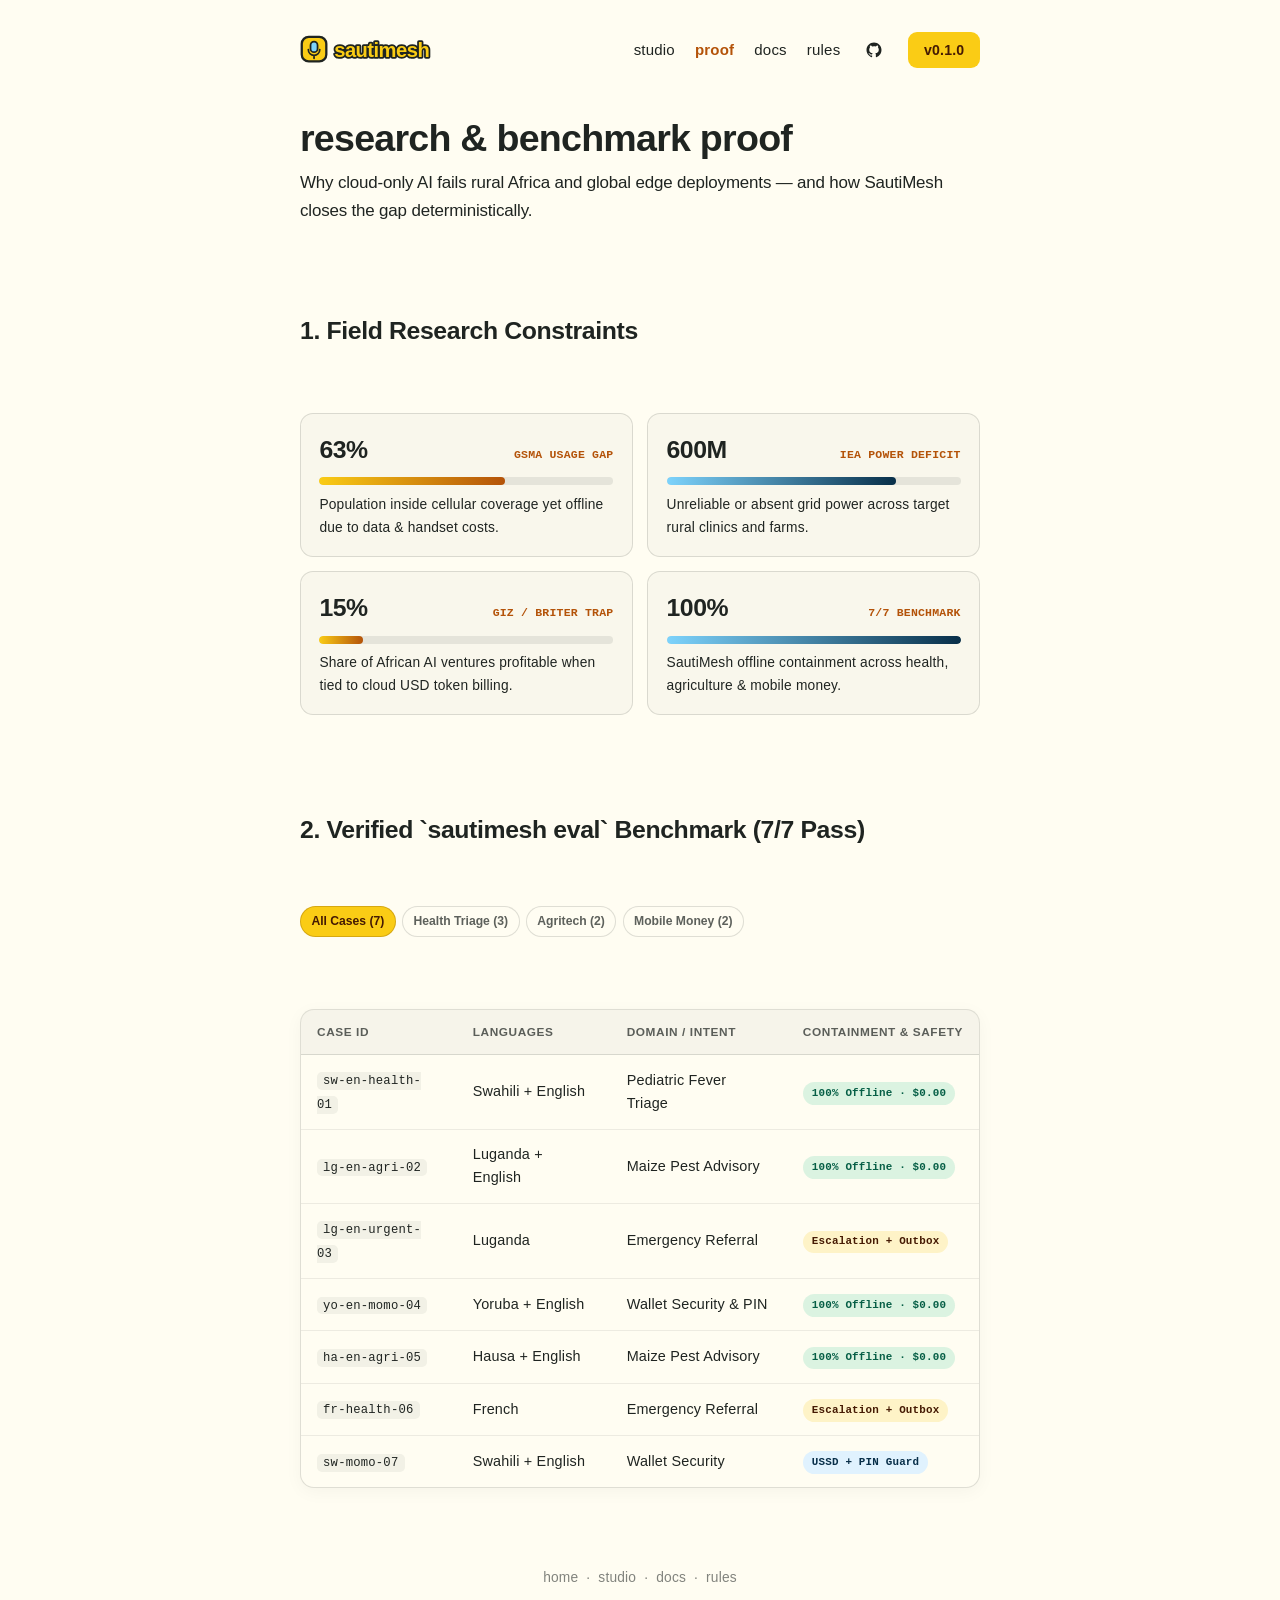
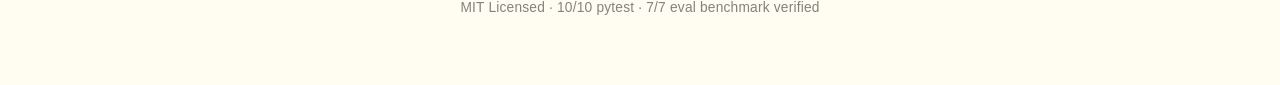
<file: website/proof.html>
<!doctype html>
<html lang="en">
  <head>
    <meta charset="utf-8" />
    <meta name="viewport" content="width=device-width, initial-scale=1.0" />
    <title>SautiMesh — Research Evidence &amp; Multilingual Benchmark Proof</title>
    <meta
      name="description"
      content="Empirical evidence driving SautiMesh: GSMA connectivity gap, IEA power constraints, African NLP benchmarks, and 7/7 offline eval proof."
    />
    <meta name="theme-color" content="#fffdf2" />
    <link rel="canonical" href="https://codesphere-u.github.io/sautimesh/proof.html" />
    <link rel="icon" type="image/svg+xml" href="./favicon.svg?v=0.1.0" />
    <link rel="manifest" href="./manifest.webmanifest" />
    <meta property="og:type" content="website" />
    <meta property="og:url" content="https://codesphere-u.github.io/sautimesh/proof.html" />
    <meta property="og:title" content="SautiMesh Research Evidence &amp; Benchmark Proof" />
    <meta property="og:description" content="How empirical telecom, energy, and African NLP research shaped SautiMesh's 100% offline-contained architecture." />
    <meta property="og:image" content="https://codesphere-u.github.io/sautimesh/og-image.svg" />
    <meta name="twitter:card" content="summary_large_image" />
    <meta name="twitter:title" content="SautiMesh Research Evidence &amp; Benchmark Proof" />
    <meta name="twitter:description" content="Empirical evidence and 7/7 code-switch benchmark verification." />
    <meta name="twitter:image" content="https://codesphere-u.github.io/sautimesh/og-image.svg" />
    <link rel="stylesheet" href="./styles.css?v=0.1.2" />
  </head>
  <body>
    <div class="page-col">
      <header class="site-header">
        <a class="brand-link" href="./" aria-label="SautiMesh home">
          <svg class="brand-wordmark-svg" width="186" height="36" viewBox="0 0 212 40" fill="none" role="img" aria-label="sautimesh">
            <rect x="2" y="5" width="28" height="28" rx="8" fill="#facc15" stroke="#1f2421" stroke-width="2.6" />
            <rect x="12" y="10.5" width="8" height="12" rx="4" fill="#7dd3fc" stroke="#1f2421" stroke-width="2" />
            <path d="M9.5 19.5c0 3.8 2.9 6.5 6.5 6.5s6.5-2.7 6.5-6.5M16 26v3.5" stroke="#1f2421" stroke-width="2" stroke-linecap="round" />
            <text x="39" y="28" font-family="-apple-system, BlinkMacSystemFont, 'Segoe UI', Roboto, sans-serif" font-size="23" font-weight="800" letter-spacing="-0.6" fill="none" stroke="#1f2421" stroke-width="4" stroke-linejoin="round">sautimesh</text>
            <text x="39" y="28" font-family="-apple-system, BlinkMacSystemFont, 'Segoe UI', Roboto, sans-serif" font-size="23" font-weight="800" letter-spacing="-0.6" fill="#facc15">sautimesh</text>
          </svg>
        </a>

        <nav class="header-nav" aria-label="Primary navigation">
          <a href="./studio.html">studio</a>
          <a class="active" href="./proof.html" aria-current="page">proof</a>
          <a href="./docs.html">docs</a>
          <a href="./rules.html">rules</a>
          <a class="icon-link" href="https://github.com/codesphere-u/sautimesh" target="_blank" rel="noopener noreferrer" aria-label="GitHub">
            <svg width="18" height="18" viewBox="0 0 24 24" fill="currentColor" aria-hidden="true"><path d="M12 2C6.477 2 2 6.484 2 12.017c0 4.425 2.865 8.18 6.839 9.504.5.092.682-.217.682-.483 0-.237-.008-.868-.013-1.703-2.782.605-3.369-1.343-3.369-1.343-.454-1.158-1.11-1.466-1.11-1.466-.908-.62.069-.608.069-.608 1.003.07 1.53 1.032 1.53 1.032.892 1.53 2.341 1.088 2.91.832.092-.647.35-1.088.636-1.338-2.22-.253-4.555-1.113-4.555-4.951 0-1.093.39-1.988 1.029-2.688-.103-.253-.446-1.272.098-2.65 0 0 .84-.27 2.75 1.026A9.564 9.564 0 0112 6.844c.85.004 1.705.115 2.504.337 1.909-1.296 2.747-1.027 2.747-1.027.546 1.379.202 2.398.1 2.651.64.7 1.028 1.595 1.028 2.688 0 3.848-2.339 4.695-4.566 4.943.359.309.678.92.678 1.855 0 1.338-.012 2.419-.012 2.747 0 .268.18.58.688.482A10.019 10.019 0 0022 12.017C22 6.484 17.522 2 12 2z"/></svg>
          </a>
          <a class="nav-pill" href="https://github.com/codesphere-u/sautimesh/releases" target="_blank" rel="noopener noreferrer">v0.1.0</a>
        </nav>
      </header>

      <main class="editorial-article">
        <section class="page-hero">
          <h1>research &amp; benchmark proof</h1>
          <p class="hero-sub">
            Why cloud-only AI fails rural Africa and global edge deployments — and how SautiMesh closes the gap deterministically.
          </p>
        </section>

        <h2>1. Field Research Constraints</h2>
        <section class="metric-grid reveal" aria-label="Empirical field metrics">
          <div class="metric-card">
            <div class="metric-head"><strong>63%</strong><span>GSMA USAGE GAP</span></div>
            <div class="metric-bar-track"><div class="metric-bar-fill" data-width="63%"></div></div>
            <p style="margin:0; font-size:0.86rem;">Population inside cellular coverage yet offline due to data &amp; handset costs.</p>
          </div>
          <div class="metric-card">
            <div class="metric-head"><strong>600M</strong><span>IEA POWER DEFICIT</span></div>
            <div class="metric-bar-track"><div class="metric-bar-fill sky" data-width="78%"></div></div>
            <p style="margin:0; font-size:0.86rem;">Unreliable or absent grid power across target rural clinics and farms.</p>
          </div>
          <div class="metric-card">
            <div class="metric-head"><strong>15%</strong><span>GIZ / BRITER TRAP</span></div>
            <div class="metric-bar-track"><div class="metric-bar-fill" data-width="15%"></div></div>
            <p style="margin:0; font-size:0.86rem;">Share of African AI ventures profitable when tied to cloud USD token billing.</p>
          </div>
          <div class="metric-card">
            <div class="metric-head"><strong>100%</strong><span>7/7 BENCHMARK</span></div>
            <div class="metric-bar-track"><div class="metric-bar-fill sky" data-width="100%"></div></div>
            <p style="margin:0; font-size:0.86rem;">SautiMesh offline containment across health, agriculture &amp; mobile money.</p>
          </div>
        </section>

        <h2>2. Verified `sautimesh eval` Benchmark (7/7 Pass)</h2>
        <div class="preset-pills" style="margin: 0.4rem 0 0.85rem;" role="group" aria-label="Filter benchmark cases">
          <button type="button" class="chip-btn active" data-proof-filter="all">All Cases (7)</button>
          <button type="button" class="chip-btn" data-proof-filter="health">Health Triage (3)</button>
          <button type="button" class="chip-btn" data-proof-filter="agri">Agritech (2)</button>
          <button type="button" class="chip-btn" data-proof-filter="fintech">Mobile Money (2)</button>
        </div>
        <div class="mesh-table-card">
          <div class="mesh-table-scroll">
            <table class="mesh-table">
              <thead>
                <tr>
                  <th>Case ID</th>
                  <th>Languages</th>
                  <th>Domain / Intent</th>
                  <th>Containment &amp; Safety</th>
                </tr>
              </thead>
              <tbody>
                <tr data-proof-cat="health">
                  <td><code>sw-en-health-01</code></td>
                  <td>Swahili + English</td>
                  <td>Pediatric Fever Triage</td>
                  <td><span class="pill pill-good">100% Offline · $0.00</span></td>
                </tr>
                <tr data-proof-cat="agri">
                  <td><code>lg-en-agri-02</code></td>
                  <td>Luganda + English</td>
                  <td>Maize Pest Advisory</td>
                  <td><span class="pill pill-good">100% Offline · $0.00</span></td>
                </tr>
                <tr data-proof-cat="health">
                  <td><code>lg-en-urgent-03</code></td>
                  <td>Luganda</td>
                  <td>Emergency Referral</td>
                  <td><span class="pill pill-mint">Escalation + Outbox</span></td>
                </tr>
                <tr data-proof-cat="fintech">
                  <td><code>yo-en-momo-04</code></td>
                  <td>Yoruba + English</td>
                  <td>Wallet Security &amp; PIN</td>
                  <td><span class="pill pill-good">100% Offline · $0.00</span></td>
                </tr>
                <tr data-proof-cat="agri">
                  <td><code>ha-en-agri-05</code></td>
                  <td>Hausa + English</td>
                  <td>Maize Pest Advisory</td>
                  <td><span class="pill pill-good">100% Offline · $0.00</span></td>
                </tr>
                <tr data-proof-cat="health">
                  <td><code>fr-health-06</code></td>
                  <td>French</td>
                  <td>Emergency Referral</td>
                  <td><span class="pill pill-mint">Escalation + Outbox</span></td>
                </tr>
                <tr data-proof-cat="fintech">
                  <td><code>sw-momo-07</code></td>
                  <td>Swahili + English</td>
                  <td>Wallet Security</td>
                  <td><span class="pill pill-sky">USSD + PIN Guard</span></td>
                </tr>
              </tbody>
            </table>
          </div>
        </div>
      </main>

      <footer class="site-footer">
        <div class="footer-links">
          <a href="./">home</a><span>·</span>
          <a href="./studio.html">studio</a><span>·</span>
          <a href="./docs.html">docs</a><span>·</span>
          <a href="./rules.html">rules</a>
        </div>
        <div>MIT Licensed · 10/10 pytest · 7/7 eval benchmark verified</div>
      </footer>
    </div>
    <script src="./app.js?v=0.1.2" defer></script>
  </body>
</html>
</file>
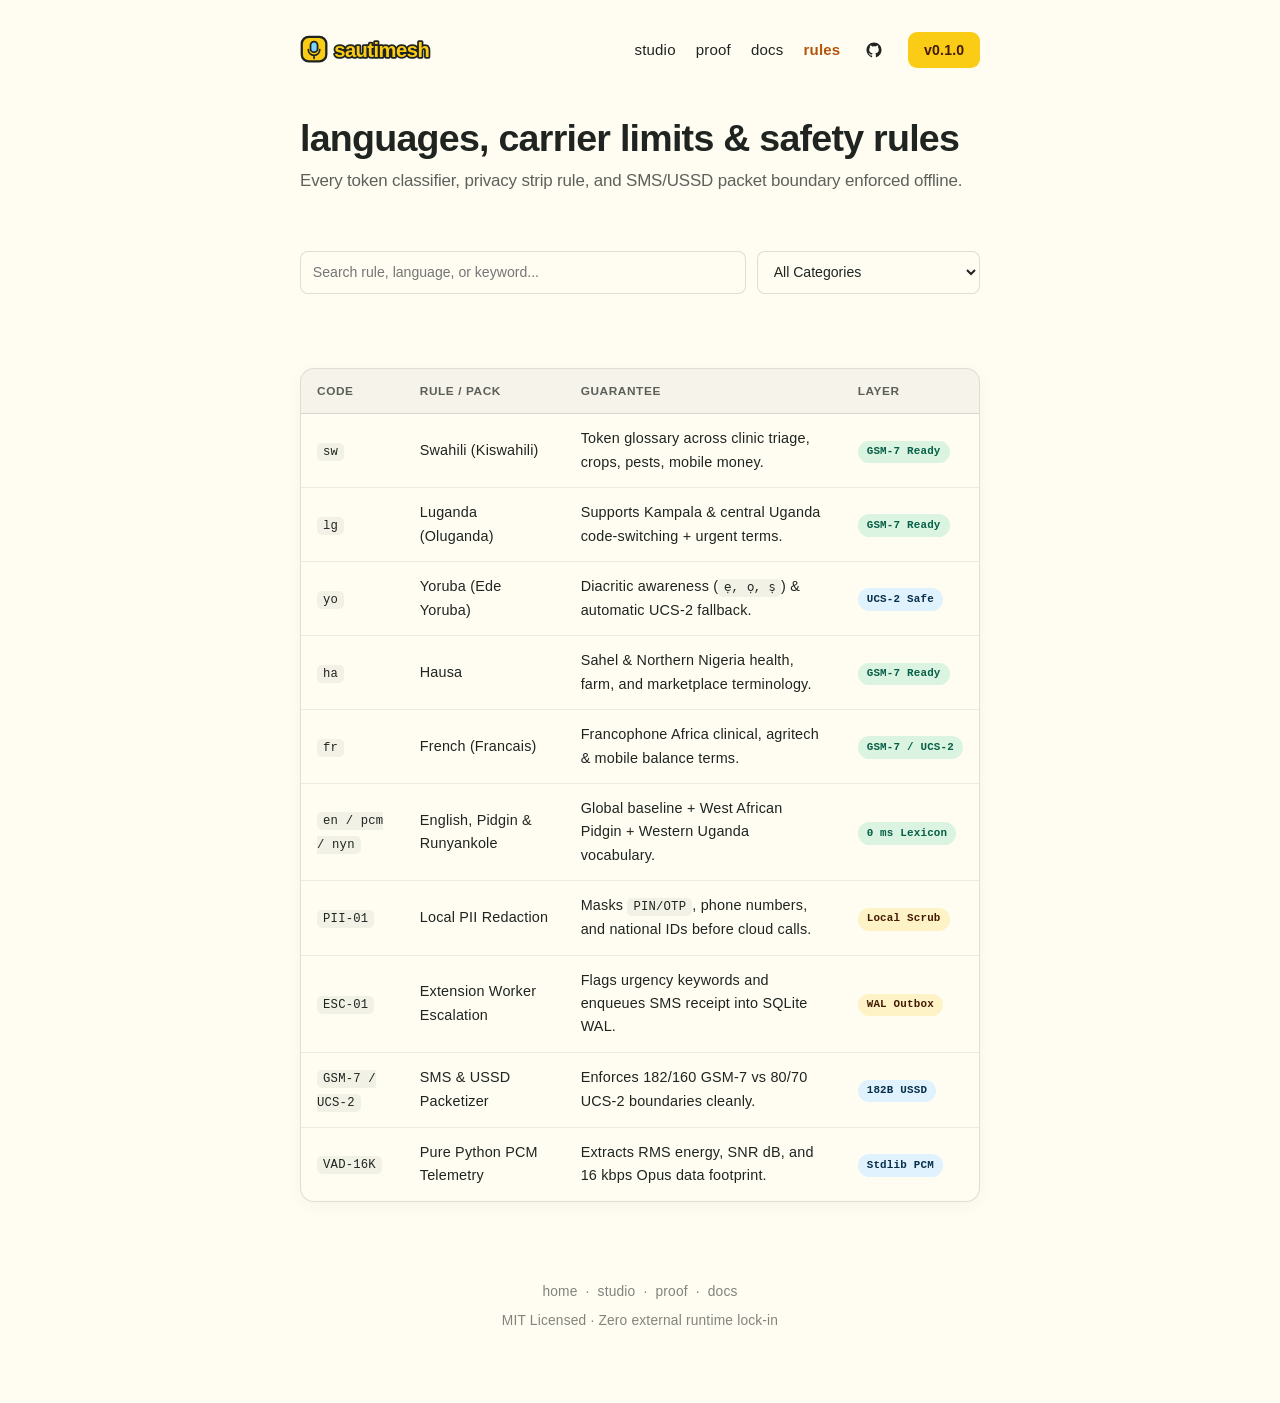
<file: website/rules.html>
<!doctype html>
<html lang="en">
  <head>
    <meta charset="utf-8" />
    <meta name="viewport" content="width=device-width, initial-scale=1.0" />
    <title>SautiMesh — Language Packs, PII &amp; Carrier Packing Rules</title>
    <meta
      name="description"
      content="Explore SautiMesh's 8 African and global language lexicons, GSM-7 vs UCS-2 SMS/USSD packing limits, and PII redaction rules."
    />
    <meta name="theme-color" content="#fffdf2" />
    <link rel="canonical" href="https://codesphere-u.github.io/sautimesh/rules.html" />
    <link rel="icon" type="image/svg+xml" href="./favicon.svg?v=0.1.0" />
    <link rel="manifest" href="./manifest.webmanifest" />
    <meta property="og:type" content="website" />
    <meta property="og:url" content="https://codesphere-u.github.io/sautimesh/rules.html" />
    <meta property="og:title" content="SautiMesh Language Packs &amp; Safety Rules" />
    <meta property="og:description" content="Built-in language packs, emergency escalation triggers, and GSM-7/UCS-2 packet rules." />
    <meta property="og:image" content="https://codesphere-u.github.io/sautimesh/og-image.svg" />
    <meta name="twitter:card" content="summary_large_image" />
    <meta name="twitter:title" content="SautiMesh Language Packs &amp; Safety Rules" />
    <meta name="twitter:description" content="Built-in language packs, emergency escalation triggers, and GSM-7/UCS-2 packet rules." />
    <meta name="twitter:image" content="https://codesphere-u.github.io/sautimesh/og-image.svg" />
    <link rel="stylesheet" href="./styles.css?v=0.1.2" />
  </head>
  <body>
    <div class="page-col">
      <header class="site-header">
        <a class="brand-link" href="./" aria-label="SautiMesh home">
          <svg class="brand-wordmark-svg" width="186" height="36" viewBox="0 0 212 40" fill="none" role="img" aria-label="sautimesh">
            <rect x="2" y="5" width="28" height="28" rx="8" fill="#facc15" stroke="#1f2421" stroke-width="2.6" />
            <rect x="12" y="10.5" width="8" height="12" rx="4" fill="#7dd3fc" stroke="#1f2421" stroke-width="2" />
            <path d="M9.5 19.5c0 3.8 2.9 6.5 6.5 6.5s6.5-2.7 6.5-6.5M16 26v3.5" stroke="#1f2421" stroke-width="2" stroke-linecap="round" />
            <text x="39" y="28" font-family="-apple-system, BlinkMacSystemFont, 'Segoe UI', Roboto, sans-serif" font-size="23" font-weight="800" letter-spacing="-0.6" fill="none" stroke="#1f2421" stroke-width="4" stroke-linejoin="round">sautimesh</text>
            <text x="39" y="28" font-family="-apple-system, BlinkMacSystemFont, 'Segoe UI', Roboto, sans-serif" font-size="23" font-weight="800" letter-spacing="-0.6" fill="#facc15">sautimesh</text>
          </svg>
        </a>

        <nav class="header-nav" aria-label="Primary navigation">
          <a href="./studio.html">studio</a>
          <a href="./proof.html">proof</a>
          <a href="./docs.html">docs</a>
          <a class="active" href="./rules.html" aria-current="page">rules</a>
          <a class="icon-link" href="https://github.com/codesphere-u/sautimesh" target="_blank" rel="noopener noreferrer" aria-label="GitHub">
            <svg width="18" height="18" viewBox="0 0 24 24" fill="currentColor" aria-hidden="true"><path d="M12 2C6.477 2 2 6.484 2 12.017c0 4.425 2.865 8.18 6.839 9.504.5.092.682-.217.682-.483 0-.237-.008-.868-.013-1.703-2.782.605-3.369-1.343-3.369-1.343-.454-1.158-1.11-1.466-1.11-1.466-.908-.62.069-.608.069-.608 1.003.07 1.53 1.032 1.53 1.032.892 1.53 2.341 1.088 2.91.832.092-.647.35-1.088.636-1.338-2.22-.253-4.555-1.113-4.555-4.951 0-1.093.39-1.988 1.029-2.688-.103-.253-.446-1.272.098-2.65 0 0 .84-.27 2.75 1.026A9.564 9.564 0 0112 6.844c.85.004 1.705.115 2.504.337 1.909-1.296 2.747-1.027 2.747-1.027.546 1.379.202 2.398.1 2.651.64.7 1.028 1.595 1.028 2.688 0 3.848-2.339 4.695-4.566 4.943.359.309.678.92.678 1.855 0 1.338-.012 2.419-.012 2.747 0 .268.18.58.688.482A10.019 10.019 0 0022 12.017C22 6.484 17.522 2 12 2z"/></svg>
          </a>
          <a class="nav-pill" href="https://github.com/codesphere-u/sautimesh/releases" target="_blank" rel="noopener noreferrer">v0.1.0</a>
        </nav>
      </header>

      <main>
        <section class="page-hero">
          <h1>languages, carrier limits &amp; safety rules</h1>
          <p class="hero-sub">Every token classifier, privacy strip rule, and SMS/USSD packet boundary enforced offline.</p>
        </section>

        <div class="rules-filter">
          <input id="rules-search" class="input" type="search" placeholder="Search rule, language, or keyword..." />
          <select id="rules-lang" class="select">
            <option value="all">All Categories</option>
            <option value="lang">Language Packs</option>
            <option value="safety">Privacy &amp; Safety</option>
            <option value="carrier">Carrier &amp; Audio</option>
          </select>
        </div>

        <div class="mesh-table-card">
          <div class="mesh-table-scroll">
            <table class="mesh-table">
              <thead>
                <tr><th>Code</th><th>Rule / Pack</th><th>Guarantee</th><th>Layer</th></tr>
              </thead>
              <tbody>
                <tr data-lang="lang"><td><code>sw</code></td><td>Swahili (Kiswahili)</td><td>Token glossary across clinic triage, crops, pests, mobile money.</td><td><span class="pill pill-good">GSM-7 Ready</span></td></tr>
                <tr data-lang="lang"><td><code>lg</code></td><td>Luganda (Oluganda)</td><td>Supports Kampala &amp; central Uganda code-switching + urgent terms.</td><td><span class="pill pill-good">GSM-7 Ready</span></td></tr>
                <tr data-lang="lang"><td><code>yo</code></td><td>Yoruba (Ede Yoruba)</td><td>Diacritic awareness (<code>ẹ, ọ, ṣ</code>) &amp; automatic UCS-2 fallback.</td><td><span class="pill pill-sky">UCS-2 Safe</span></td></tr>
                <tr data-lang="lang"><td><code>ha</code></td><td>Hausa</td><td>Sahel &amp; Northern Nigeria health, farm, and marketplace terminology.</td><td><span class="pill pill-good">GSM-7 Ready</span></td></tr>
                <tr data-lang="lang"><td><code>fr</code></td><td>French (Francais)</td><td>Francophone Africa clinical, agritech &amp; mobile balance terms.</td><td><span class="pill pill-good">GSM-7 / UCS-2</span></td></tr>
                <tr data-lang="lang"><td><code>en / pcm / nyn</code></td><td>English, Pidgin &amp; Runyankole</td><td>Global baseline + West African Pidgin + Western Uganda vocabulary.</td><td><span class="pill pill-good">0 ms Lexicon</span></td></tr>
                <tr data-lang="safety"><td><code>PII-01</code></td><td>Local PII Redaction</td><td>Masks <code>PIN/OTP</code>, phone numbers, and national IDs before cloud calls.</td><td><span class="pill pill-mint">Local Scrub</span></td></tr>
                <tr data-lang="safety"><td><code>ESC-01</code></td><td>Extension Worker Escalation</td><td>Flags urgency keywords and enqueues SMS receipt into SQLite WAL.</td><td><span class="pill pill-mint">WAL Outbox</span></td></tr>
                <tr data-lang="carrier"><td><code>GSM-7 / UCS-2</code></td><td>SMS &amp; USSD Packetizer</td><td>Enforces 182/160 GSM-7 vs 80/70 UCS-2 boundaries cleanly.</td><td><span class="pill pill-sky">182B USSD</span></td></tr>
                <tr data-lang="carrier"><td><code>VAD-16K</code></td><td>Pure Python PCM Telemetry</td><td>Extracts RMS energy, SNR dB, and 16 kbps Opus data footprint.</td><td><span class="pill pill-sky">Stdlib PCM</span></td></tr>
              </tbody>
            </table>
          </div>
        </div>
      </main>

      <footer class="site-footer">
        <div class="footer-links">
          <a href="./">home</a><span>·</span>
          <a href="./studio.html">studio</a><span>·</span>
          <a href="./proof.html">proof</a><span>·</span>
          <a href="./docs.html">docs</a>
        </div>
        <div>MIT Licensed · Zero external runtime lock-in</div>
      </footer>
    </div>
    <script src="./app.js?v=0.1.2" defer></script>
  </body>
</html>
</file>
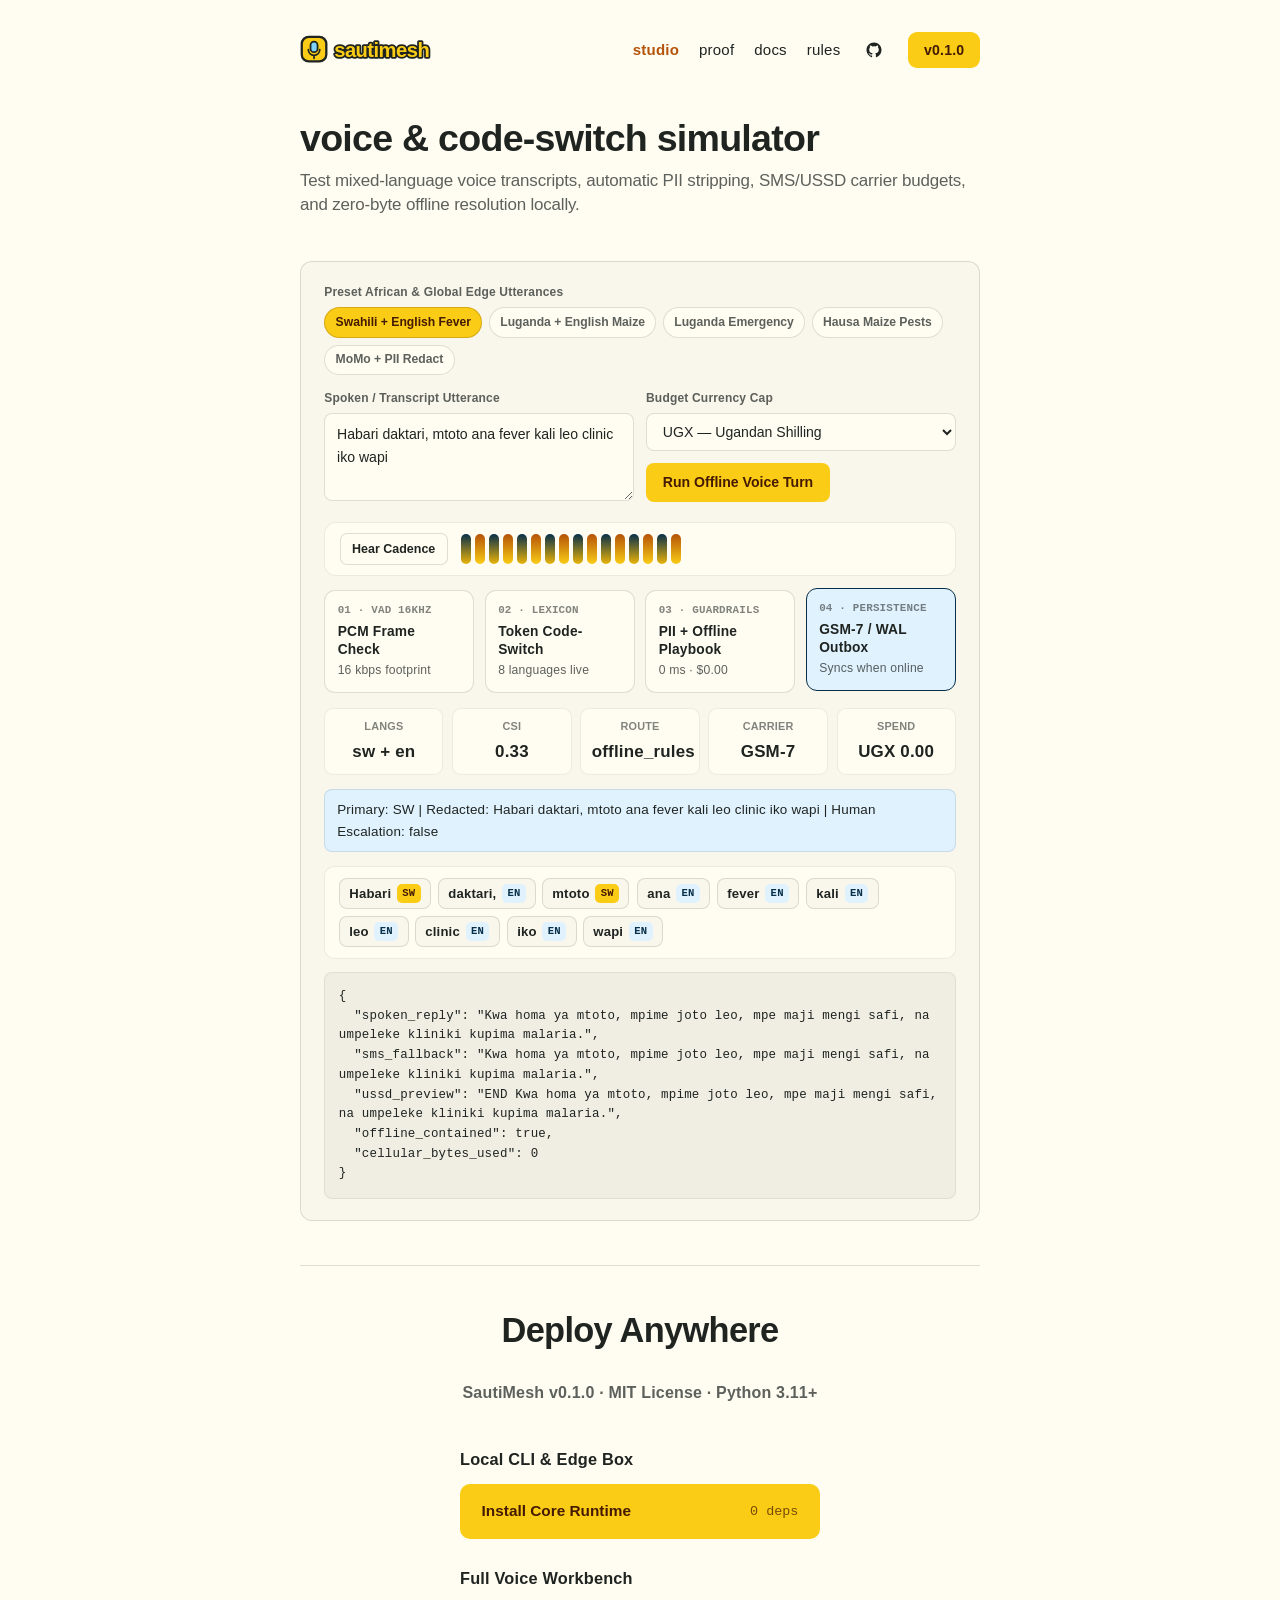
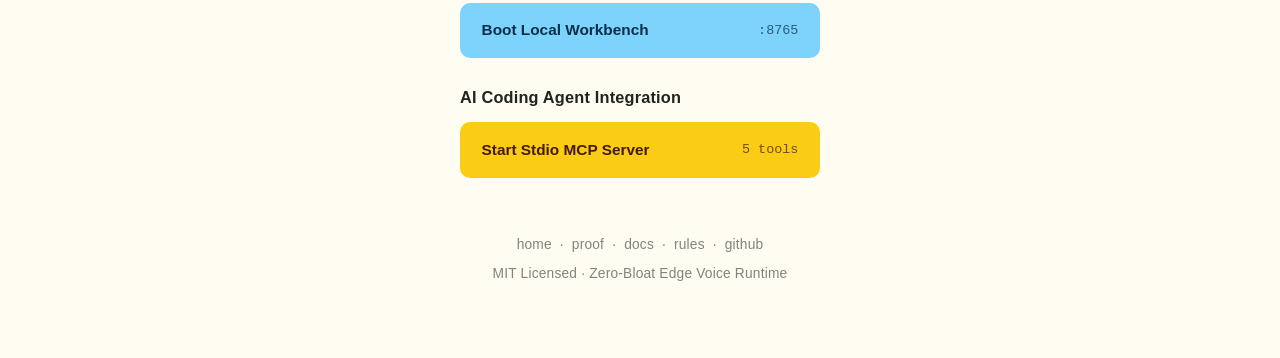
<file: website/studio.html>
<!doctype html>
<html lang="en">
  <head>
    <meta charset="utf-8" />
    <meta name="viewport" content="width=device-width, initial-scale=1.0" />
    <title>SautiMesh — Interactive Multilingual Voice &amp; Code-Switch Studio</title>
    <meta
      name="description"
      content="Test Swahili, Luganda, Yoruba, Hausa, French &amp; English code-switching, PII stripping, SMS/USSD packing &amp; offline routing live."
    />
    <meta name="theme-color" content="#fffdf2" />
    <link rel="canonical" href="https://codesphere-u.github.io/sautimesh/studio.html" />
    <link rel="icon" type="image/svg+xml" href="./favicon.svg?v=0.1.0" />
    <link rel="manifest" href="./manifest.webmanifest" />
    <meta property="og:type" content="website" />
    <meta property="og:url" content="https://codesphere-u.github.io/sautimesh/studio.html" />
    <meta property="og:title" content="SautiMesh Interactive Voice Studio" />
    <meta property="og:description" content="Live browser simulator for multilingual code-switching, PII stripping, SMS/USSD packing, and 0-byte offline voice routing." />
    <meta property="og:image" content="https://codesphere-u.github.io/sautimesh/og-image.svg" />
    <meta name="twitter:card" content="summary_large_image" />
    <meta name="twitter:title" content="SautiMesh Interactive Voice Studio" />
    <meta name="twitter:description" content="Live browser simulator for multilingual code-switching and offline voice routing." />
    <meta name="twitter:image" content="https://codesphere-u.github.io/sautimesh/og-image.svg" />
    <link rel="stylesheet" href="./styles.css?v=0.1.2" />
  </head>
  <body>
    <div class="page-col">
      <header class="site-header">
        <a class="brand-link" href="./" aria-label="SautiMesh home">
          <svg class="brand-wordmark-svg" width="186" height="36" viewBox="0 0 212 40" fill="none" role="img" aria-label="sautimesh">
            <rect x="2" y="5" width="28" height="28" rx="8" fill="#facc15" stroke="#1f2421" stroke-width="2.6" />
            <rect x="12" y="10.5" width="8" height="12" rx="4" fill="#7dd3fc" stroke="#1f2421" stroke-width="2" />
            <path d="M9.5 19.5c0 3.8 2.9 6.5 6.5 6.5s6.5-2.7 6.5-6.5M16 26v3.5" stroke="#1f2421" stroke-width="2" stroke-linecap="round" />
            <text x="39" y="28" font-family="-apple-system, BlinkMacSystemFont, 'Segoe UI', Roboto, sans-serif" font-size="23" font-weight="800" letter-spacing="-0.6" fill="none" stroke="#1f2421" stroke-width="4" stroke-linejoin="round">sautimesh</text>
            <text x="39" y="28" font-family="-apple-system, BlinkMacSystemFont, 'Segoe UI', Roboto, sans-serif" font-size="23" font-weight="800" letter-spacing="-0.6" fill="#facc15">sautimesh</text>
          </svg>
        </a>

        <nav class="header-nav" aria-label="Primary navigation">
          <a class="active" href="./studio.html" aria-current="page">studio</a>
          <a href="./proof.html">proof</a>
          <a href="./docs.html">docs</a>
          <a href="./rules.html">rules</a>
          <a class="icon-link" href="https://github.com/codesphere-u/sautimesh" target="_blank" rel="noopener noreferrer" aria-label="GitHub">
            <svg width="18" height="18" viewBox="0 0 24 24" fill="currentColor" aria-hidden="true"><path d="M12 2C6.477 2 2 6.484 2 12.017c0 4.425 2.865 8.18 6.839 9.504.5.092.682-.217.682-.483 0-.237-.008-.868-.013-1.703-2.782.605-3.369-1.343-3.369-1.343-.454-1.158-1.11-1.466-1.11-1.466-.908-.62.069-.608.069-.608 1.003.07 1.53 1.032 1.53 1.032.892 1.53 2.341 1.088 2.91.832.092-.647.35-1.088.636-1.338-2.22-.253-4.555-1.113-4.555-4.951 0-1.093.39-1.988 1.029-2.688-.103-.253-.446-1.272.098-2.65 0 0 .84-.27 2.75 1.026A9.564 9.564 0 0112 6.844c.85.004 1.705.115 2.504.337 1.909-1.296 2.747-1.027 2.747-1.027.546 1.379.202 2.398.1 2.651.64.7 1.028 1.595 1.028 2.688 0 3.848-2.339 4.695-4.566 4.943.359.309.678.92.678 1.855 0 1.338-.012 2.419-.012 2.747 0 .268.18.58.688.482A10.019 10.019 0 0022 12.017C22 6.484 17.522 2 12 2z"/></svg>
          </a>
          <a class="nav-pill" href="https://github.com/codesphere-u/sautimesh/releases" target="_blank" rel="noopener noreferrer">v0.1.0</a>
        </nav>
      </header>

      <main>
        <section class="page-hero">
          <h1>voice &amp; code-switch simulator</h1>
          <p class="hero-sub">
            Test mixed-language voice transcripts, automatic PII stripping, SMS/USSD carrier budgets, and zero-byte offline resolution locally.
          </p>
        </section>

        <section class="studio-frame" aria-label="Interactive Voice Simulator">
          <div class="field" style="margin-bottom: 0.85rem;">
            <label>Preset African &amp; Global Edge Utterances</label>
            <div class="preset-pills">
              <button type="button" class="chip-btn active" data-sample="Habari daktari, mtoto ana fever kali leo clinic iko wapi">Swahili + English Fever</button>
              <button type="button" class="chip-btn" data-sample="Ssebo obuwuka bungi mu kasooli farm yange leero help">Luganda + English Maize</button>
              <button type="button" class="chip-btn" data-sample="Nnyamba mangu ssebo omwana avaamu omusaayi">Luganda Emergency</button>
              <button type="button" class="chip-btn" data-sample="Sannu malam, kwari suna cin masara a gona yau">Hausa Maize Pests</button>
              <button type="button" class="chip-btn" data-sample="Nataka check salio ya fedha PIN: 4829 call +256701234567">MoMo + PII Redact</button>
            </div>
          </div>

          <div class="form-row-2">
            <div class="field">
              <label for="studio-utterance">Spoken / Transcript Utterance</label>
              <textarea id="studio-utterance" class="textarea">Habari daktari, mtoto ana fever kali leo clinic iko wapi</textarea>
            </div>
            <div class="field">
              <label for="studio-currency">Budget Currency Cap</label>
              <select id="studio-currency" class="select">
                <option value="UGX" selected>UGX — Ugandan Shilling</option>
                <option value="KES">KES — Kenyan Shilling</option>
                <option value="NGN">NGN — Nigerian Naira</option>
                <option value="GHS">GHS — Ghanaian Cedi</option>
                <option value="XOF">XOF — West African CFA</option>
                <option value="USD">USD — US Dollar</option>
              </select>
              <div style="margin-top: 0.75rem;">
                <button type="button" id="studio-run-btn" class="handy-pill-btn">Run Offline Voice Turn</button>
              </div>
            </div>
          </div>

          <div class="eq-shell" style="margin: 0 0 0.85rem;">
            <button type="button" id="studio-audio-btn" class="action-mini">Hear Cadence</button>
            <div class="eq-strip" id="studio-eq" aria-hidden="true">
              <span class="eq-bar"></span><span class="eq-bar"></span><span class="eq-bar"></span><span class="eq-bar"></span>
              <span class="eq-bar"></span><span class="eq-bar"></span><span class="eq-bar"></span><span class="eq-bar"></span>
              <span class="eq-bar"></span><span class="eq-bar"></span><span class="eq-bar"></span><span class="eq-bar"></span>
              <span class="eq-bar"></span><span class="eq-bar"></span><span class="eq-bar"></span><span class="eq-bar"></span>
            </div>
          </div>

          <div class="mesh-pipeline" id="studio-pipeline" style="margin: 0 0 0.85rem;">
            <div class="mesh-stage"><small>01 · VAD 16kHz</small><strong>PCM Frame Check</strong><span>16 kbps footprint</span></div>
            <div class="mesh-stage"><small>02 · Lexicon</small><strong>Token Code-Switch</strong><span>8 languages live</span></div>
            <div class="mesh-stage active"><small>03 · Guardrails</small><strong>PII + Offline Playbook</strong><span>0 ms · $0.00</span></div>
            <div class="mesh-stage sky-hit"><small>04 · Persistence</small><strong>GSM-7 / WAL Outbox</strong><span>Syncs when online</span></div>
          </div>

          <div class="score-row">
            <div class="score-cell"><span>Langs</span><strong id="st-lang">—</strong></div>
            <div class="score-cell"><span>CSI</span><strong id="st-csi">0.00</strong></div>
            <div class="score-cell"><span>Route</span><strong id="st-tier">—</strong></div>
            <div class="score-cell"><span>Carrier</span><strong id="st-enc">—</strong></div>
            <div class="score-cell"><span>Spend</span><strong id="st-cost">—</strong></div>
          </div>

          <p class="diag-note" id="st-diag">Ready.</p>
          <div id="studio-token-stream" class="token-stream" aria-live="polite"></div>
          <pre class="code-block" id="st-json"></pre>
        </section>

        <hr class="hairline" />

        <section class="download-hub" aria-labelledby="dl-title">
          <h2 id="dl-title">Deploy Anywhere</h2>
          <p class="download-version">SautiMesh v0.1.0 · MIT License · Python 3.11+</p>
          <div class="download-stack">
            <h3>Local CLI &amp; Edge Box</h3>
            <button type="button" class="download-bar" data-copy="pip install -e git+https://github.com/codesphere-u/sautimesh.git#egg=sautimesh">
              <span>Install Core Runtime</span><small>0 deps</small>
            </button>
            <h3>Full Voice Workbench</h3>
            <button type="button" class="download-bar sky" data-copy="sautimesh serve --port 8765">
              <span>Boot Local Workbench</span><small>:8765</small>
            </button>
            <h3>AI Coding Agent Integration</h3>
            <button type="button" class="download-bar" data-copy="sautimesh mcp">
              <span>Start Stdio MCP Server</span><small>5 tools</small>
            </button>
          </div>
        </section>
      </main>

      <footer class="site-footer">
        <div class="footer-links">
          <a href="./">home</a><span>·</span>
          <a href="./proof.html">proof</a><span>·</span>
          <a href="./docs.html">docs</a><span>·</span>
          <a href="./rules.html">rules</a><span>·</span>
          <a href="https://github.com/codesphere-u/sautimesh" target="_blank" rel="noopener noreferrer">github</a>
        </div>
        <div>MIT Licensed · Zero-Bloat Edge Voice Runtime</div>
      </footer>
    </div>
    <div class="toast" id="toast" role="status" aria-live="polite"></div>
    <script src="./app.js?v=0.1.2" defer></script>
  </body>
</html>
</file>
<file: website/styles.css>
/* SautiMesh — Handy-Inspired Warm Editorial Light Theme (Savanna Gold & Atlas Azure) */
:root {
  --bg: #fffdf2;
  --text: #1f2421;
  --text-70: rgba(31, 36, 33, 0.72);
  --text-55: rgba(31, 36, 33, 0.56);
  --text-45: rgba(31, 36, 33, 0.45);
  --rule: rgba(31, 36, 33, 0.14);
  --rule-soft: rgba(31, 36, 33, 0.08);
  --tint-2: rgba(31, 36, 33, 0.022);
  --tint-4: rgba(31, 36, 33, 0.04);
  --tint-5: rgba(31, 36, 33, 0.055);
  --tint-8: rgba(31, 36, 33, 0.09);

  --accent: #facc15;
  --accent-hover: #eab308;
  --accent-light: #fef3c7;
  --accent-50: rgba(250, 204, 21, 0.45);
  --accent-dark: #451a03;
  --accent-rail: #b45309;

  --sky: #7dd3fc;
  --sky-hover: #38bdf8;
  --sky-light: #e0f2fe;
  --sky-50: rgba(125, 211, 252, 0.48);
  --sky-dark: #082f49;

  --pass-bg: rgba(16, 185, 129, 0.15);
  --pass-ink: #065f46;
  --warn-bg: rgba(14, 165, 233, 0.14);
  --warn-ink: #075985;
  --bad-bg: rgba(220, 38, 38, 0.11);
  --bad-ink: #991b1b;

  --syn-cmd: #af3a03;
  --syn-arg: #076678;
  --syn-str: #451a03;

  --white: #ffffff;
  --radius-xl: 14px;
  --radius-lg: 10px;
  --radius-md: 8px;

  --font-sans: -apple-system, BlinkMacSystemFont, "Segoe UI", Roboto, Oxygen, Ubuntu, Cantarell, sans-serif;
  --font-mono: ui-monospace, SFMono-Regular, Menlo, Monaco, Consolas, monospace;
}

*,
*::before,
*::after {
  box-sizing: border-box;
}

html {
  max-width: 100%;
  overflow-x: clip;
  scroll-behavior: smooth;
}

body {
  margin: 0;
  background: var(--bg);
  color: var(--text);
  font-family: var(--font-sans);
  font-size: 1rem;
  font-weight: 400;
  line-height: 1.62;
  letter-spacing: 0.012rem;
  -webkit-font-smoothing: antialiased;
  overflow-x: clip;
}

a {
  color: inherit;
  text-decoration: none;
}

[hidden] {
  display: none !important;
}

button,
input,
select,
textarea {
  font: inherit;
  color: inherit;
}

code {
  font-family: var(--font-mono);
  font-size: 0.85em;
  background: var(--tint-5);
  padding: 0.12rem 0.38rem;
  border-radius: 5px;
}

:focus-visible {
  outline: 2px solid var(--sky-dark);
  outline-offset: 2px;
}

/* Containers: 680px editorial column vs 940px docs layout */
.page-col {
  width: min(680px, 100% - 2rem);
  margin-inline: auto;
  display: flex;
  flex-direction: column;
  gap: 2.75rem;
  padding-bottom: 4.5rem;
}

.page-col.page-col-docs {
  width: min(940px, 100% - 2rem);
  gap: 2.25rem;
}

.page-col > main {
  display: flex;
  flex-direction: column;
  gap: 2.75rem;
  min-width: 0;
  width: 100%;
}

.page-col.page-col-docs > main {
  gap: 2rem;
}

.page-col > main > * {
  min-width: 0;
  max-width: 100%;
}

.hairline {
  width: 100%;
  height: 1px;
  background: var(--rule);
  border: 0;
  margin: 0;
}

/* Header & Bubbly Wordmark */
.site-header {
  width: 100%;
  display: flex;
  align-items: center;
  justify-content: space-between;
  gap: 1rem;
  padding-top: 2rem;
}

.brand-link {
  display: inline-flex;
  align-items: center;
  gap: 0.5rem;
  white-space: nowrap;
  flex-shrink: 0;
}

.brand-wordmark-svg {
  height: 36px;
  width: auto;
  display: block;
}

.header-nav {
  display: flex;
  align-items: center;
  gap: 1.25rem;
  font-size: 0.94rem;
  font-weight: 500;
  color: var(--text);
}

.header-nav a:not(.nav-pill):hover {
  color: var(--accent-rail);
}

.header-nav a.active {
  color: var(--accent-rail);
  font-weight: 600;
}

.icon-link {
  display: inline-flex;
  align-items: center;
  justify-content: center;
  width: 28px;
  height: 28px;
  border-radius: 999px;
  color: var(--text);
}

.icon-link:hover {
  background: var(--sky-light);
  color: var(--sky-dark);
}

.nav-pill {
  background: var(--accent);
  color: var(--accent-dark);
  padding: 0.42rem 0.98rem;
  border-radius: 9px;
  font-size: 0.88rem;
  font-weight: 700;
  transition: background 0.15s ease;
  white-space: nowrap;
}

.nav-pill:hover {
  background: var(--accent-hover);
}

/* Hero Duo & Subpage Hero */
.hero-duo {
  display: flex;
  align-items: center;
  gap: 1.85rem;
  padding-top: 0.45rem;
}

.mascot-wrap {
  flex: 0 0 136px;
  width: 136px;
  height: 136px;
}

.mascot-wrap svg {
  width: 100%;
  height: 100%;
  display: block;
}

.hero-copy {
  min-width: 0;
  flex: 1 1 auto;
}

.hero-copy h1 {
  margin: 0 0 0.45rem;
  font-size: 2.35rem;
  font-weight: 700;
  line-height: 1.14;
  letter-spacing: -0.025em;
  color: var(--text);
}

.hero-sub {
  margin: 0;
  font-size: 1.24rem;
  font-weight: 500;
  line-height: 1.42;
  letter-spacing: -0.01em;
  color: var(--text-70);
}

.page-hero {
  display: flex;
  flex-direction: column;
  gap: 0.45rem;
  padding-top: 0.25rem;
}

.page-hero h1 {
  margin: 0;
  font-size: 2.35rem;
  font-weight: 600;
  line-height: 1.2;
  letter-spacing: -0.02em;
  color: var(--text);
}

.page-hero .hero-sub {
  font-size: 1.06rem;
}

/* Split CTA + Floating White Popover */
.cta-area {
  position: relative;
  display: flex;
  flex-direction: column;
  align-items: center;
  gap: 0.72rem;
}

.split-btn-group {
  display: inline-flex;
  align-items: stretch;
  max-width: 100%;
  border-radius: 10px;
}

.split-main {
  border: 1px solid rgba(69, 26, 3, 0.14);
  border-right: 0;
  background: var(--accent);
  color: var(--accent-dark);
  padding: 0.72rem 1.55rem;
  border-radius: 10px 0 0 10px;
  cursor: pointer;
  text-align: center;
  transition: background 0.15s ease;
}

.split-main:hover,
.split-caret:hover {
  background: var(--accent-hover);
}

.split-main strong {
  display: block;
  font-size: 1.04rem;
  font-weight: 700;
  line-height: 1.2;
}

.split-main span {
  display: block;
  font-size: 0.74rem;
  font-weight: 600;
  opacity: 0.78;
  margin-top: 0.16rem;
}

.split-caret {
  border: 1px solid rgba(69, 26, 3, 0.14);
  border-left: 1px solid rgba(69, 26, 3, 0.18);
  background: var(--accent);
  color: var(--accent-dark);
  padding: 0 0.92rem;
  border-radius: 0 10px 10px 0;
  cursor: pointer;
  display: inline-flex;
  align-items: center;
  transition: background 0.15s ease;
}

.cmd-caption {
  font-family: var(--font-mono);
  font-size: 0.77rem;
  color: var(--text-70);
  background: var(--tint-4);
  border: 1px solid var(--rule-soft);
  padding: 0.36rem 0.75rem;
  border-radius: 8px;
  max-width: 100%;
  overflow-wrap: anywhere;
  text-align: center;
}

.cta-popover {
  display: none;
  position: absolute;
  top: calc(100% - 1.5rem);
  left: 50%;
  transform: translateX(-50%);
  width: min(340px, calc(100vw - 2rem));
  z-index: 30;
  background: var(--white);
  border: 1px solid var(--rule);
  border-radius: 12px;
  padding: 0.85rem;
  box-shadow: 0 12px 28px rgba(31, 36, 33, 0.12);
}

.cta-popover.open {
  display: block;
}

.pop-tabs {
  display: flex;
  gap: 0.35rem;
  border-bottom: 1px solid var(--rule-soft);
  padding-bottom: 0.5rem;
  margin-bottom: 0.7rem;
  flex-wrap: wrap;
}

.pop-tab {
  border: none;
  background: transparent;
  padding: 0.25rem 0.5rem;
  font-size: 0.78rem;
  font-weight: 600;
  color: var(--text-55);
  cursor: pointer;
  border-bottom: 2px solid transparent;
}

.pop-tab.active {
  color: var(--accent-rail);
  border-bottom-color: var(--accent-rail);
}

.pop-cmd {
  display: flex;
  align-items: center;
  justify-content: space-between;
  gap: 0.5rem;
  background: var(--tint-4);
  border: 1px solid var(--rule-soft);
  border-radius: 8px;
  padding: 0.55rem 0.65rem;
  font-family: var(--font-mono);
  font-size: 0.76rem;
}

.pop-cmd code {
  overflow-wrap: anywhere;
  white-space: pre-wrap;
  background: transparent;
  padding: 0;
}

/* Handy Surface Card & Underline Tabs (replaces heavy white shadows) */
.handy-card {
  border: 1px solid var(--rule);
  border-radius: 12px;
  padding: 1.4rem 1.5rem;
  background: var(--tint-2);
  margin: 0.85rem 0 1.6rem;
  width: 100%;
  min-width: 0;
}

.handy-tabs-bar {
  display: flex;
  align-items: center;
  justify-content: space-between;
  gap: 0.75rem;
  border-bottom: 1px solid var(--rule);
  margin-bottom: 1.1rem;
  flex-wrap: wrap;
}

.handy-tabs {
  display: flex;
  flex-wrap: wrap;
  gap: 1.15rem;
}

.handy-tab {
  border: none;
  background: transparent;
  padding: 0 0 0.58rem;
  margin-bottom: -1px;
  font-size: 0.88rem;
  font-weight: 500;
  color: var(--text-55);
  border-bottom: 2px solid transparent;
  cursor: pointer;
  transition: color 0.15s ease, border-color 0.15s ease;
}

.handy-tab:hover {
  color: var(--text);
}

.handy-tab.active {
  color: var(--accent-rail);
  border-bottom-color: var(--accent-rail);
  font-weight: 600;
}

.version-tag {
  font-size: 0.78rem;
  font-weight: 500;
  color: var(--text-45);
  font-family: var(--font-mono);
  padding-bottom: 0.5rem;
}

.eyebrow-label {
  font-size: 0.72rem;
  font-weight: 600;
  text-transform: uppercase;
  letter-spacing: 0.06em;
  color: var(--text-55);
  margin: 0 0 0.55rem;
}

.handy-btn-row {
  display: flex;
  flex-wrap: wrap;
  gap: 0.65rem;
  margin-bottom: 1rem;
}

.handy-pill-btn {
  display: inline-flex;
  align-items: center;
  gap: 0.45rem;
  background: var(--accent);
  color: var(--accent-dark);
  padding: 0.52rem 1.05rem;
  border-radius: 8px;
  font-size: 0.88rem;
  font-weight: 600;
  border: none;
  cursor: pointer;
  transition: background 0.15s ease;
}

.handy-pill-btn:hover {
  background: var(--accent-hover);
}

.handy-pill-btn.sky {
  background: var(--sky);
  color: var(--sky-dark);
}

.handy-pill-btn.sky:hover {
  background: var(--sky-hover);
}

.handy-pill-btn span {
  opacity: 0.72;
  font-weight: 500;
  font-family: var(--font-mono);
  font-size: 0.8em;
}

/* Handy Codeblock with Right-Aligned Copy Icon */
.doc-codeblock {
  display: flex;
  align-items: flex-start;
  justify-content: space-between;
  gap: 0.75rem;
  background: var(--tint-4);
  border: 1px solid var(--rule-soft);
  border-radius: 8px;
  padding: 0.72rem 0.9rem;
  margin: 0.75rem 0 1.2rem;
  width: 100%;
  min-width: 0;
  max-width: 100%;
  overflow-x: auto;
}

.doc-codeblock pre {
  margin: 0;
  font-family: var(--font-mono);
  font-size: 0.83rem;
  line-height: 1.56;
  color: var(--text);
  white-space: pre-wrap;
  word-break: break-word;
  flex: 1 1 auto;
  min-width: 0;
}

.syn-cmd { color: var(--syn-cmd); font-weight: 600; }
.syn-arg { color: var(--syn-arg); }
.syn-str { color: var(--syn-str); }

.copy-icon-btn {
  flex: 0 0 auto;
  border: none;
  background: transparent;
  color: var(--text-55);
  width: 28px;
  height: 28px;
  border-radius: 6px;
  display: inline-flex;
  align-items: center;
  justify-content: center;
  cursor: pointer;
  padding: 0;
  transition: background 0.15s ease, color 0.15s ease;
}

.copy-icon-btn:hover {
  background: var(--tint-8);
  color: var(--text);
}

/* Two-Column Handy Documentation Layout (max-w-940px) */
.docs-layout {
  display: flex;
  align-items: flex-start;
  gap: 2.75rem;
  margin-top: 0.5rem;
  width: 100%;
  min-width: 0;
}

.docs-sidebar {
  flex: 0 0 196px;
  width: 196px;
  position: sticky;
  top: 2rem;
}

.docs-rail {
  list-style: none;
  margin: 0;
  padding: 0;
  border-left: 2px solid rgba(31, 36, 33, 0.11);
  display: flex;
  flex-direction: column;
  gap: 0.15rem;
}

.doc-nav-item {
  display: flex;
  flex-direction: column;
}

.doc-nav-link {
  display: block;
  width: 100%;
  text-align: left;
  background: transparent;
  border: none;
  border-left: 2px solid transparent;
  margin-left: -2px;
  padding: 0.28rem 0.25rem 0.28rem 0.85rem;
  font-size: 0.89rem;
  line-height: 1.45;
  font-weight: 400;
  color: var(--text-70);
  cursor: pointer;
  transition: color 0.15s ease, border-color 0.15s ease;
}

.doc-nav-link:hover {
  color: var(--accent-rail);
}

.doc-nav-link.active {
  color: var(--text);
  border-left-color: var(--accent-rail);
  font-weight: 600;
}

.doc-subrail {
  list-style: none;
  margin: 0.12rem 0 0.42rem;
  padding: 0;
  display: none;
  flex-direction: column;
  gap: 0.12rem;
}

.doc-subrail.open {
  display: flex;
}

.doc-sub-link {
  display: block;
  padding: 0.18rem 0.25rem 0.18rem 1.45rem;
  margin-left: -2px;
  border-left: 2px solid transparent;
  font-size: 0.77rem;
  line-height: 1.4;
  color: var(--text-45);
  transition: color 0.15s ease, border-color 0.15s ease;
}

.doc-sub-link.sub-h3 {
  padding-left: 2.05rem;
}

.doc-sub-link:hover,
.doc-sub-link.active {
  color: var(--accent-rail);
}

.doc-sub-link.active {
  border-left-color: var(--accent);
  font-weight: 600;
}

/* Mobile horizontal chapter selector inside docs (hidden on desktop) */
.docs-mobile-nav {
  display: none;
}

/* Article Content Column */
.doc-content {
  flex: 1 1 auto;
  min-width: 0;
  max-width: 100%;
}

.doc-content h1 {
  font-size: 2.45rem;
  font-weight: 600;
  line-height: 1.24;
  letter-spacing: -0.02em;
  margin: 0 0 1.15rem;
  color: var(--text);
}

.doc-content h2 {
  font-size: 1.65rem;
  font-weight: 600;
  line-height: 1.3;
  letter-spacing: -0.015em;
  margin: 2.15rem 0 0.75rem;
  color: var(--text);
  scroll-margin-top: 1.5rem;
}

.doc-content h3 {
  font-size: 1.22rem;
  font-weight: 600;
  line-height: 1.35;
  margin: 1.5rem 0 0.5rem;
  color: var(--text);
  scroll-margin-top: 1.5rem;
}

.doc-content p {
  margin: 0 0 0.95rem;
  font-size: 1rem;
  line-height: 1.65;
  color: var(--text);
}

.doc-content ul,
.doc-content ol {
  margin: 0.65rem 0 1.25rem;
  padding-left: 1.35rem;
}

.doc-content li {
  margin-bottom: 0.48rem;
  line-height: 1.6;
}

.doc-content a.inline-link {
  color: var(--sky-dark);
  text-decoration: underline;
  text-decoration-color: var(--sky);
  text-underline-offset: 3px;
  font-weight: 500;
}

.doc-chapter[hidden] {
  display: none;
}

/* Borderless Handy-Style Data Table */
.doc-table-wrap {
  width: 100%;
  max-width: 100%;
  min-width: 0;
  overflow-x: auto;
  -webkit-overflow-scrolling: touch;
  margin: 0.9rem 0 1.4rem;
}

.doc-table {
  width: 100%;
  border-collapse: collapse;
  font-size: 0.9rem;
}

.doc-table th {
  text-align: left;
  padding: 0 1rem 0.65rem 0;
  font-weight: 600;
  font-size: 0.88rem;
  color: var(--text);
  border-bottom: 1px solid var(--rule);
  background: transparent;
  text-transform: none;
  letter-spacing: 0;
}

.doc-table td {
  padding: 0.62rem 1rem 0.62rem 0;
  text-align: left;
  border-bottom: 1px solid var(--rule-soft);
  vertical-align: top;
  color: var(--text);
}

.doc-table tbody tr:last-child td {
  border-bottom: 1px solid var(--rule-soft);
}

/* Handy-Style Doc Pagination */
.doc-pagination {
  display: flex;
  justify-content: space-between;
  align-items: center;
  gap: 1rem;
  margin-top: 2.75rem;
  padding-top: 1.5rem;
  border-top: 1px solid var(--rule);
}

.page-step-btn {
  display: flex;
  flex-direction: column;
  gap: 0.15rem;
  border: none;
  background: transparent;
  padding: 0.55rem 0.4rem;
  border-radius: 8px;
  cursor: pointer;
  text-align: left;
  color: var(--text);
  transition: color 0.15s ease;
}

.page-step-btn.next {
  text-align: right;
  margin-left: auto;
}

.page-step-btn:hover {
  color: var(--accent-rail);
}

.page-step-btn[hidden] {
  display: none;
}

.page-step-btn small {
  font-size: 0.74rem;
  color: var(--text-45);
  font-weight: 500;
}

.page-step-btn strong {
  font-size: 0.94rem;
  font-weight: 600;
}

/* Homepage Product Preview Frame (Handy video-frame counterpart) */
.preview-frame {
  background: var(--tint-2);
  border: 1px solid var(--rule);
  border-radius: var(--radius-xl);
  width: 100%;
  min-width: 0;
  overflow: hidden;
}

.frame-bar {
  display: flex;
  flex-wrap: wrap;
  align-items: center;
  justify-content: space-between;
  gap: 0.65rem;
  padding: 0.68rem 0.95rem;
  background: var(--tint-4);
  border-bottom: 1px solid var(--rule-soft);
}

.dots {
  display: inline-flex;
  gap: 6px;
}

.dots span {
  width: 10px;
  height: 10px;
  border-radius: 999px;
  background: rgba(31, 36, 33, 0.16);
}

.dots span:nth-child(1) { background: rgba(250, 204, 21, 0.95); }
.dots span:nth-child(2) { background: rgba(125, 211, 252, 0.95); }
.dots span:nth-child(3) { background: rgba(31, 36, 33, 0.22); }

.frame-tabs {
  display: flex;
  flex-wrap: wrap;
  gap: 0.35rem;
}

.frame-tab {
  border: 1px solid transparent;
  background: transparent;
  color: var(--text-70);
  padding: 0.32rem 0.68rem;
  border-radius: 8px;
  font-size: 0.8rem;
  font-weight: 600;
  cursor: pointer;
}

.frame-tab:hover {
  background: var(--tint-5);
}

.frame-tab.active {
  background: var(--sky-light);
  color: var(--sky-dark);
  border-color: rgba(8, 47, 73, 0.12);
}

.frame-open-link {
  font-size: 0.8rem;
  font-weight: 700;
  color: var(--accent-dark);
  background: var(--accent-light);
  padding: 0.28rem 0.68rem;
  border-radius: 999px;
  white-space: nowrap;
}

.frame-open-link:hover {
  background: var(--accent);
}

.preview-body {
  padding: 1rem 1.15rem;
}

.preview-foot {
  display: flex;
  flex-wrap: wrap;
  align-items: center;
  justify-content: space-between;
  gap: 0.5rem;
  padding: 0.65rem 1.15rem;
  background: var(--tint-2);
  border-top: 1px solid var(--rule-soft);
  font-size: 0.8rem;
  color: var(--text-70);
}

.preview-foot-links {
  display: inline-flex;
  align-items: center;
  gap: 0.85rem;
  font-weight: 600;
  color: var(--sky-dark);
}

.preview-foot-links a:hover {
  text-decoration: underline;
}

/* Studio Frame (studio.html — styled with Handy's delicate surface border & underline tabs) */
.studio-frame {
  border: 1px solid var(--rule);
  border-radius: 12px;
  background: var(--tint-2);
  padding: 1.35rem 1.45rem;
  width: 100%;
  min-width: 0;
}

.studio-panel {
  display: none;
  min-width: 0;
}

.studio-panel.active {
  display: block;
}

.form-row-2 {
  display: grid;
  grid-template-columns: repeat(2, minmax(0, 1fr));
  gap: 0.75rem;
  margin-bottom: 0.85rem;
}

.field label {
  display: block;
  font-size: 0.75rem;
  font-weight: 600;
  color: var(--text-70);
  margin-bottom: 0.3rem;
}

.input,
.select,
.textarea {
  width: 100%;
  padding: 0.56rem 0.74rem;
  border-radius: 8px;
  border: 1px solid var(--rule);
  background: var(--bg);
  color: var(--text);
  font-size: 0.88rem;
}

.textarea {
  min-height: 88px;
  resize: vertical;
}

.preset-pills {
  display: flex;
  flex-wrap: wrap;
  gap: 0.4rem;
}

.chip-btn {
  border: 1px solid var(--rule);
  background: var(--bg);
  color: var(--text-70);
  padding: 0.28rem 0.65rem;
  border-radius: 999px;
  font-size: 0.76rem;
  font-weight: 600;
  cursor: pointer;
}

.chip-btn:hover {
  border-color: var(--sky-dark);
  color: var(--text);
}

.chip-btn.active {
  background: var(--accent);
  border-color: rgba(69, 26, 3, 0.2);
  color: var(--accent-dark);
}

.score-row {
  display: grid;
  grid-template-columns: repeat(5, minmax(0, 1fr));
  gap: 0.55rem;
  margin: 0.9rem 0;
}

.score-cell {
  background: var(--bg);
  border: 1px solid var(--rule-soft);
  border-radius: 9px;
  padding: 0.55rem 0.65rem;
  text-align: center;
}

.score-cell span {
  display: block;
  font-size: 0.68rem;
  font-weight: 700;
  color: var(--text-55);
  text-transform: uppercase;
  margin-bottom: 0.15rem;
}

.score-cell strong {
  display: block;
  font-size: 1.06rem;
  font-weight: 700;
}

.diag-note {
  font-size: 0.84rem;
  color: var(--text);
  background: var(--sky-light);
  border: 1px solid rgba(8, 47, 73, 0.12);
  border-radius: 8px;
  padding: 0.55rem 0.75rem;
  margin: 0 0 0.85rem;
}

.rw-list {
  display: grid;
  gap: 0.55rem;
}

.rw-item {
  border-left: 3px solid var(--accent-hover);
  padding: 0.3rem 0 0.3rem 0.75rem;
}

.rw-item span {
  display: block;
  font-family: var(--font-mono);
  font-size: 0.7rem;
  font-weight: 700;
  color: var(--accent-dark);
}

.rw-item p {
  margin: 0.12rem 0 0;
  font-size: 0.86rem;
  color: var(--text-70);
}

.code-block {
  margin: 0;
  background: var(--tint-4);
  border: 1px solid var(--rule-soft);
  border-radius: 8px;
  padding: 0.85rem;
  font-family: var(--font-mono);
  font-size: 0.78rem;
  line-height: 1.58;
  overflow-x: auto;
  max-width: 100%;
  width: 100%;
  min-width: 0;
  max-height: 310px;
  white-space: pre-wrap;
  word-break: break-word;
  color: var(--text);
}

.toolbar-between {
  display: flex;
  flex-wrap: wrap;
  justify-content: space-between;
  align-items: center;
  gap: 0.55rem;
}

.action-mini {
  border: 1px solid var(--rule);
  background: var(--bg);
  color: var(--text);
  padding: 0.32rem 0.72rem;
  border-radius: 7px;
  font-size: 0.78rem;
  font-weight: 600;
  cursor: pointer;
}

.action-mini:hover {
  background: var(--sky-light);
  color: var(--sky-dark);
  border-color: var(--sky);
}

/* Handy /download-Style Centered Platform Hub (studio.html bottom section) */
.download-hub {
  display: flex;
  flex-direction: column;
  align-items: center;
  text-align: center;
  gap: 0.75rem;
}

.download-hub h2 {
  margin: 0;
  font-size: 2.15rem;
  font-weight: 600;
  line-height: 1.2;
  letter-spacing: -0.02em;
}

.download-version {
  font-weight: 600;
  color: var(--text-70);
  margin-bottom: 0.75rem;
}

.download-stack {
  width: min(360px, 100%);
  text-align: left;
  display: flex;
  flex-direction: column;
  gap: 0.6rem;
}

.download-stack h3 {
  margin: 1rem 0 0.15rem;
  font-size: 1.02rem;
  font-weight: 600;
  color: var(--text);
}

.download-bar {
  width: 100%;
  display: flex;
  align-items: center;
  justify-content: space-between;
  gap: 1rem;
  padding: 0.95rem 1.35rem;
  border-radius: 10px;
  background: var(--accent);
  color: var(--accent-dark);
  border: none;
  font-size: 0.96rem;
  font-weight: 600;
  cursor: pointer;
  transition: background 0.15s ease;
}

.download-bar:hover {
  background: var(--accent-hover);
}

.download-bar.sky {
  background: var(--sky);
  color: var(--sky-dark);
}

.download-bar.sky:hover {
  background: var(--sky-hover);
}

.download-bar small {
  font-family: var(--font-mono);
  font-size: 0.84rem;
  opacity: 0.72;
  font-weight: 500;
}

/* Open Editorial 2x2 Feature Grid */
.editorial-grid {
  display: grid;
  grid-template-columns: repeat(2, minmax(0, 1fr));
  gap: 2.2rem 2.8rem;
}

.editorial-grid h2 {
  margin: 0 0 0.45rem;
  font-size: 1.75rem;
  font-weight: 700;
  line-height: 1.24;
  letter-spacing: -0.02em;
}

.editorial-grid p {
  margin: 0;
  color: var(--text-70);
  font-size: 0.97rem;
}

/* Homepage Centered Ecosystem / Works Everywhere Block */
.ecosystem-section {
  display: flex;
  flex-direction: column;
  align-items: center;
  text-align: center;
  gap: 1rem;
}

.ecosystem-section h2 {
  margin: 0;
  font-size: 1.9rem;
  font-weight: 700;
  letter-spacing: -0.02em;
}

.ecosystem-sub {
  margin: 0;
  max-width: 520px;
  font-style: italic;
  font-size: 0.95rem;
  color: var(--text-70);
}

.eco-badges {
  display: flex;
  flex-wrap: wrap;
  justify-content: center;
  gap: 1.15rem;
  margin: 0.35rem 0;
}

.eco-item {
  display: flex;
  flex-direction: column;
  align-items: center;
  gap: 0.35rem;
  font-size: 0.78rem;
  font-weight: 600;
  color: var(--text-70);
}

.eco-circle {
  width: 54px;
  height: 54px;
  border-radius: 999px;
  display: flex;
  align-items: center;
  justify-content: center;
  border: 2px solid var(--text);
  background: var(--sky-light);
  color: var(--sky-dark);
  transition: transform 0.15s ease, background 0.15s ease;
}

.eco-item:nth-child(even) .eco-circle {
  background: var(--accent-light);
  color: var(--accent-dark);
}

.eco-item:hover .eco-circle {
  transform: translateY(-2px);
}

.inline-cta-links {
  margin: 0;
  font-size: 0.94rem;
  color: var(--text-70);
}

.inline-cta-links a {
  font-weight: 700;
  color: var(--sky-dark);
  text-decoration: underline;
  text-decoration-color: var(--sky);
  text-underline-offset: 3px;
}

/* Editorial Prose Section (proof.html matching /about manifesto) */
.editorial-article h2 {
  margin: 1.95rem 0 0.6rem;
  font-size: 1.55rem;
  font-weight: 600;
  line-height: 1.3;
  letter-spacing: -0.015em;
}

.editorial-article p {
  margin: 0 0 0.95rem;
  color: var(--text);
  line-height: 1.66;
}

.editorial-article ul {
  margin: 0.65rem 0 1.2rem;
  padding-left: 1.3rem;
}

.editorial-article li {
  margin-bottom: 0.45rem;
  line-height: 1.62;
}

.sec-title {
  margin: 0 0 0.35rem;
  font-size: 1.7rem;
  font-weight: 600;
  line-height: 1.26;
  letter-spacing: -0.018em;
}

.sec-sub {
  margin: 0 0 1.15rem;
  color: var(--text-70);
  font-size: 0.95rem;
}

/* Pills & Filter Row */
.pill {
  display: inline-flex;
  align-items: center;
  flex-shrink: 0;
  white-space: nowrap;
  padding: 0.16rem 0.56rem;
  border-radius: 999px;
  font-family: var(--font-mono);
  font-size: 0.68rem;
  font-weight: 700;
  background: var(--tint-5);
  color: var(--text-70);
}

.pill-good { background: var(--pass-bg); color: var(--pass-ink); }
.pill-warn { background: var(--warn-bg); color: var(--warn-ink); }
.pill-bad { background: var(--bad-bg); color: var(--bad-ink); }
.pill-mint { background: var(--accent-light); color: var(--accent-dark); }
.pill-sky { background: var(--sky-light); color: var(--sky-dark); }

.rules-filter {
  display: grid;
  grid-template-columns: 2fr 1fr;
  gap: 0.65rem;
  margin: 0.9rem 0 1rem;
}

.col-gp {
  background: rgba(250, 204, 21, 0.14);
}

/* FAQ Accordion */
.faq-stack {
  border-top: 1px solid var(--rule-soft);
}

details.faq-item {
  border-bottom: 1px solid var(--rule-soft);
  padding: 0.92rem 0;
}

details.faq-item summary {
  cursor: pointer;
  list-style: none;
  font-weight: 600;
  font-size: 0.98rem;
  display: flex;
  justify-content: space-between;
  align-items: center;
  gap: 1rem;
}

details.faq-item summary::after {
  content: "+";
  font-family: var(--font-mono);
  color: var(--sky-dark);
  font-weight: 700;
}

details.faq-item[open] summary::after {
  content: "−";
}

details.faq-item p {
  margin: 0.55rem 0 0;
  font-size: 0.93rem;
  color: var(--text-70);
}

/* Footer */
.site-footer {
  text-align: center;
  display: flex;
  flex-direction: column;
  align-items: center;
  gap: 0.45rem;
  font-size: 0.86rem;
  color: var(--text-55);
  padding-top: 0.75rem;
}

.footer-links {
  display: flex;
  flex-wrap: wrap;
  justify-content: center;
  gap: 0.5rem;
}

.footer-links a:hover {
  color: var(--text);
  text-decoration: underline;
}

/* Toast */
.toast {
  position: fixed;
  left: 50%;
  bottom: 1.25rem;
  transform: translate(-50%, 10px);
  z-index: 50;
  background: var(--text);
  color: var(--bg);
  padding: 0.52rem 1rem;
  border-radius: 999px;
  font-size: 0.84rem;
  font-weight: 600;
  opacity: 0;
  pointer-events: none;
  transition: opacity 0.2s ease, transform 0.2s ease;
}

.toast.visible,
.toast.show {
  opacity: 1;
  transform: translate(-50%, 0);
}

@media (max-width: 720px) {
  .docs-layout {
    flex-direction: column;
    gap: 1.25rem;
  }

  .docs-sidebar {
    display: none;
  }

  .docs-mobile-nav {
    display: flex;
    flex-wrap: wrap;
    gap: 0.4rem;
    padding-bottom: 0.9rem;
    border-bottom: 1px solid var(--rule-soft);
    width: 100%;
  }

  .docs-mobile-chip {
    border: 1px solid var(--rule);
    background: var(--bg);
    color: var(--text-70);
    padding: 0.3rem 0.72rem;
    border-radius: 999px;
    font-size: 0.78rem;
    font-weight: 600;
    cursor: pointer;
  }

  .docs-mobile-chip.active {
    background: var(--accent);
    color: var(--accent-dark);
    border-color: rgba(69, 26, 3, 0.2);
  }
}

@media (max-width: 640px) {
  .page-col,
  .page-col.page-col-docs {
    width: calc(100% - 1.5rem);
    gap: 2rem;
  }

  .page-col > main,
  .page-col.page-col-docs > main {
    gap: 2rem;
  }

  .site-header {
    padding-top: 1.35rem;
    flex-wrap: wrap;
  }

  .brand-wordmark-svg {
    height: 30px;
  }

  .header-nav {
    gap: 0.72rem;
    font-size: 0.84rem;
    flex-wrap: wrap;
  }

  .hero-duo {
    flex-direction: column;
    align-items: flex-start;
    gap: 1rem;
  }

  .mascot-wrap {
    flex: 0 0 96px;
    width: 96px;
    height: 96px;
  }

  .hero-copy h1,
  .page-hero h1,
  .doc-content h1,
  .download-hub h2 {
    font-size: 1.85rem;
  }

  .hero-sub {
    font-size: 1.04rem;
  }

  .editorial-grid,
  .form-row-2,
  .rules-filter {
    grid-template-columns: 1fr;
    gap: 1rem;
  }

  .score-row {
    grid-template-columns: repeat(2, minmax(0, 1fr));
  }
}

/* =====================================================================
   SautiMesh Live Voice Motion, Equalizer, Pipeline & Rich Table System
   ===================================================================== */
@keyframes mascot-float {
  0%, 100% { transform: translateY(0px); }
  50% { transform: translateY(-6px); }
}

@keyframes wave-arc {
  0%, 100% { opacity: 0.28; transform: scale(0.95); }
  50% { opacity: 1; transform: scale(1.05); }
}

@keyframes eq-breathe {
  0%, 100% { transform: scaleY(0.28); }
  50% { transform: scaleY(0.82); }
}

@keyframes eq-active {
  0%, 100% { transform: scaleY(0.24); }
  35% { transform: scaleY(1); }
  70% { transform: scaleY(0.55); }
}

@keyframes pulse-ring {
  0% { box-shadow: 0 0 0 0 rgba(250, 204, 21, 0.55); }
  70% { box-shadow: 0 0 0 9px rgba(250, 204, 21, 0); }
  100% { box-shadow: 0 0 0 0 rgba(250, 204, 21, 0); }
}

@keyframes chapter-in {
  from { opacity: 0; transform: translateY(8px); }
  to { opacity: 1; transform: translateY(0); }
}

@keyframes token-pop {
  from { opacity: 0; transform: translateY(5px) scale(0.96); }
  to { opacity: 1; transform: translateY(0) scale(1); }
}

.mascot-wrap svg {
  animation: mascot-float 5.5s ease-in-out infinite;
}
.mascot-arc-1 {
  transform-origin: 150px 59px;
  animation: wave-arc 2.2s ease-in-out infinite;
}
.mascot-arc-2 {
  transform-origin: 159px 60px;
  animation: wave-arc 2.2s ease-in-out infinite 0.45s;
}

.doc-chapter:not([hidden]) {
  animation: chapter-in 0.28s ease-out both;
}

.reveal {
  opacity: 0;
  transform: translateY(14px);
  transition: opacity 0.48s ease, transform 0.48s cubic-bezier(0.22, 1, 0.36, 1);
}
.reveal.in-view {
  opacity: 1;
  transform: translateY(0);
}

/* Interactive Voice Pipeline Ribbon & Live Equalizer */
.pipeline-card {
  border: 1px solid var(--rule);
  border-radius: var(--radius-xl);
  background: var(--tint-2);
  padding: 1.15rem 1.25rem;
  display: flex;
  flex-direction: column;
  gap: 1rem;
  min-width: 0;
}

.pipeline-top {
  display: flex;
  flex-wrap: wrap;
  align-items: center;
  justify-content: space-between;
  gap: 0.75rem;
}

.eq-shell {
  display: flex;
  align-items: center;
  gap: 0.85rem;
  background: var(--bg);
  border: 1px solid var(--rule-soft);
  border-radius: 12px;
  padding: 0.6rem 0.9rem;
}

.eq-strip {
  display: inline-flex;
  align-items: center;
  gap: 4px;
  height: 30px;
  flex: 1 1 auto;
}

.eq-bar {
  flex: 1 1 0;
  min-width: 4px;
  max-width: 10px;
  height: 100%;
  border-radius: 999px;
  background: linear-gradient(180deg, var(--sky-dark) 0%, var(--accent-hover) 100%);
  transform-origin: center bottom;
  animation: eq-breathe 1.6s ease-in-out infinite;
}

.eq-bar:nth-child(even) {
  background: linear-gradient(180deg, var(--accent-rail) 0%, var(--accent) 100%);
  animation-duration: 1.25s;
}

.eq-strip.playing .eq-bar {
  animation-name: eq-active;
  animation-duration: 0.65s;
}

.eq-bar:nth-child(3n) { animation-delay: 0.14s; }
.eq-bar:nth-child(4n) { animation-delay: 0.28s; }
.eq-bar:nth-child(5n) { animation-delay: 0.42s; }

.mesh-pipeline {
  display: grid;
  grid-template-columns: repeat(4, minmax(0, 1fr));
  gap: 0.65rem;
}

.mesh-stage {
  background: var(--bg);
  border: 1px solid var(--rule);
  border-radius: 11px;
  padding: 0.72rem 0.78rem;
  transition: transform 0.22s ease, border-color 0.22s ease, background 0.22s ease;
  min-width: 0;
}

.mesh-stage small {
  display: block;
  font-family: var(--font-mono);
  font-size: 0.68rem;
  font-weight: 700;
  color: var(--text-55);
  text-transform: uppercase;
  margin-bottom: 0.2rem;
}

.mesh-stage strong {
  display: block;
  font-size: 0.86rem;
  color: var(--text);
  line-height: 1.3;
}

.mesh-stage span {
  display: block;
  font-size: 0.76rem;
  color: var(--text-70);
  margin-top: 0.15rem;
}

.mesh-stage.active {
  background: var(--accent-light);
  border-color: var(--accent-rail);
  transform: translateY(-2px);
  animation: pulse-ring 1.6s ease-out infinite;
}

.mesh-stage.active.sky-hit {
  background: var(--sky-light);
  border-color: var(--sky-dark);
}

/* Interactive Language Pill Cloud */
.lang-ribbon {
  display: flex;
  flex-wrap: wrap;
  gap: 0.45rem;
  justify-content: center;
}

.lang-chip {
  border: 1px solid var(--rule);
  background: var(--bg);
  color: var(--text);
  padding: 0.34rem 0.78rem;
  border-radius: 999px;
  font-size: 0.8rem;
  font-weight: 600;
  cursor: pointer;
  transition: transform 0.16s ease, background 0.16s ease, border-color 0.16s ease;
}

.lang-chip:hover {
  transform: translateY(-2px);
  border-color: var(--sky-dark);
  background: var(--sky-light);
}

.lang-chip.active {
  background: var(--accent);
  border-color: var(--accent-rail);
  color: var(--accent-dark);
}

/* Token-by-Token Code-Switch Visualizer in studio.html */
.token-stream {
  display: flex;
  flex-wrap: wrap;
  gap: 0.42rem;
  margin: 0 0 0.85rem;
  padding: 0.7rem 0.85rem;
  background: var(--bg);
  border: 1px solid var(--rule-soft);
  border-radius: 10px;
}

.tok-pill {
  display: inline-flex;
  align-items: center;
  gap: 0.35rem;
  padding: 0.24rem 0.58rem;
  border-radius: 8px;
  font-size: 0.82rem;
  font-weight: 600;
  border: 1px solid var(--rule);
  background: var(--tint-2);
  animation: token-pop 0.24s ease-out both;
}

.tok-pill em {
  font-style: normal;
  font-family: var(--font-mono);
  font-size: 0.66rem;
  font-weight: 700;
  text-transform: uppercase;
  padding: 0.08rem 0.34rem;
  border-radius: 5px;
  background: var(--sky-light);
  color: var(--sky-dark);
}

.tok-pill.tok-local em {
  background: var(--accent);
  color: var(--accent-dark);
}

.tok-pill.tok-pii {
  background: var(--bad-bg);
  border-color: rgba(153, 27, 27, 0.28);
}

.tok-pill.tok-pii em {
  background: var(--bad-ink);
  color: #fffdf2;
}

/* Rich Card-Wrapped Animated Data Tables (proof.html, rules.html, docs.html) */
.mesh-table-card {
  border: 1px solid var(--rule);
  border-radius: 14px;
  background: var(--bg);
  overflow: hidden;
  box-shadow: 0 4px 18px rgba(31, 36, 33, 0.04);
  margin: 0.9rem 0 1.45rem;
  width: 100%;
  min-width: 0;
}

.mesh-table-scroll {
  width: 100%;
  overflow-x: auto;
  -webkit-overflow-scrolling: touch;
}

.mesh-table {
  width: 100%;
  border-collapse: collapse;
  font-size: 0.9rem;
}

.mesh-table thead th {
  background: var(--tint-4);
  color: var(--text-70);
  font-size: 0.74rem;
  font-weight: 700;
  text-transform: uppercase;
  letter-spacing: 0.05em;
  padding: 0.78rem 1rem;
  border-bottom: 1px solid var(--rule);
  text-align: left;
  white-space: nowrap;
}

.mesh-table tbody tr {
  transition: background 0.16s ease, box-shadow 0.16s ease;
}

.mesh-table tbody tr:hover {
  background: rgba(250, 204, 21, 0.11);
  box-shadow: inset 3px 0 0 var(--accent-rail);
}

.mesh-table td {
  padding: 0.82rem 1rem;
  border-bottom: 1px solid var(--rule-soft);
  vertical-align: middle;
  color: var(--text);
}

.mesh-table tbody tr:last-child td {
  border-bottom: 0;
}

/* Animated Field Evidence Metric Bars (proof.html) */
.metric-grid {
  display: grid;
  grid-template-columns: repeat(2, minmax(0, 1fr));
  gap: 0.9rem;
  margin: 0.75rem 0 1.5rem;
}

.metric-card {
  border: 1px solid var(--rule);
  border-radius: 13px;
  background: var(--tint-2);
  padding: 1rem 1.15rem;
  transition: transform 0.18s ease, border-color 0.18s ease;
}

.metric-card:hover {
  transform: translateY(-2px);
  border-color: var(--accent-rail);
}

.metric-head {
  display: flex;
  justify-content: space-between;
  align-items: baseline;
  gap: 0.5rem;
  margin-bottom: 0.45rem;
}

.metric-head strong {
  font-size: 1.55rem;
  font-weight: 800;
  letter-spacing: -0.02em;
  color: var(--text);
}

.metric-head span {
  font-family: var(--font-mono);
  font-size: 0.72rem;
  font-weight: 700;
  color: var(--accent-rail);
}

.metric-bar-track {
  width: 100%;
  height: 8px;
  background: var(--tint-8);
  border-radius: 999px;
  overflow: hidden;
  margin-bottom: 0.55rem;
}

.metric-bar-fill {
  height: 100%;
  border-radius: 999px;
  background: linear-gradient(90deg, var(--accent) 0%, var(--accent-rail) 100%);
  width: 0;
  transition: width 0.9s cubic-bezier(0.22, 1, 0.36, 1);
}

.metric-bar-fill.sky {
  background: linear-gradient(90deg, var(--sky) 0%, var(--sky-dark) 100%);
}

/* Flagship Animated Homepage Layout & Hero Command Deck */
.page-col.page-col-home {
  width: min(1000px, 100% - 2rem);
  gap: 3.1rem;
  position: relative;
}

.page-col.page-col-home::before {
  content: "";
  position: fixed;
  inset: 0 0 auto 0;
  height: 540px;
  pointer-events: none;
  z-index: -1;
  background:
    radial-gradient(640px 280px at 14% 8%, rgba(250, 204, 21, 0.19), transparent 70%),
    radial-gradient(620px 300px at 88% 12%, rgba(125, 211, 252, 0.24), transparent 72%);
}

@keyframes pulse-live {
  0%, 100% { box-shadow: 0 0 0 0 rgba(16, 185, 129, 0.48); }
  70% { box-shadow: 0 0 0 7px rgba(16, 185, 129, 0); }
}

@keyframes scan-sweep {
  0% { transform: translateX(-100%); }
  100% { transform: translateX(220%); }
}

.hero-deck {
  display: grid;
  grid-template-columns: minmax(0, 0.96fr) minmax(0, 1.04fr);
  align-items: center;
  gap: 2rem;
  padding-top: 0.35rem;
}

.hero-left {
  display: flex;
  flex-direction: column;
  align-items: flex-start;
  gap: 1.05rem;
  min-width: 0;
}

.live-pill {
  display: inline-flex;
  align-items: center;
  gap: 0.5rem;
  padding: 0.3rem 0.78rem;
  border-radius: 999px;
  background: var(--bg);
  border: 1px solid var(--rule);
  font-family: var(--font-mono);
  font-size: 0.72rem;
  font-weight: 700;
  letter-spacing: 0.03em;
  color: var(--sky-dark);
  box-shadow: 0 2px 10px rgba(31, 36, 33, 0.04);
}

.live-dot {
  width: 8px;
  height: 8px;
  border-radius: 50%;
  background: #10b981;
  animation: pulse-live 2.2s infinite;
  flex-shrink: 0;
}

.hero-identity {
  display: flex;
  align-items: center;
  gap: 1.1rem;
  min-width: 0;
}

.hero-identity .mascot-wrap {
  flex: 0 0 96px;
  width: 96px;
  height: 96px;
  filter: drop-shadow(0 8px 16px rgba(180, 83, 9, 0.14));
}

.hero-identity h1 {
  margin: 0;
  font-size: clamp(2rem, 3.3vw, 2.72rem);
  font-weight: 800;
  line-height: 1.08;
  letter-spacing: -0.03em;
  color: var(--text);
}

.hero-highlight {
  background: linear-gradient(180deg, transparent 58%, rgba(250, 204, 21, 0.58) 58%);
  padding-inline: 0.12rem;
  border-radius: 4px;
}

.hero-deck .hero-sub {
  font-size: 1.08rem;
  line-height: 1.5;
  color: var(--text-70);
  margin: 0;
}

.hero-actions {
  display: flex;
  flex-wrap: wrap;
  align-items: center;
  gap: 0.7rem;
  width: 100%;
  position: relative;
}

.hero-actions .cta-popover {
  top: calc(100% + 0.55rem);
  left: 0;
  transform: none;
}

.hero-secondary-btn {
  display: inline-flex;
  align-items: center;
  gap: 0.42rem;
  padding: 0.76rem 1.15rem;
  border-radius: 10px;
  border: 1px solid var(--rule);
  background: var(--bg);
  color: var(--sky-dark);
  font-size: 0.94rem;
  font-weight: 700;
  transition: transform 0.16s ease, border-color 0.16s ease, background 0.16s ease;
}

.hero-secondary-btn:hover {
  transform: translateY(-2px);
  border-color: var(--sky-dark);
  background: var(--sky-light);
}

.hero-deck .cmd-caption {
  width: 100%;
  text-align: left;
  display: flex;
  align-items: center;
  justify-content: space-between;
  gap: 0.5rem;
}

.hero-kpis {
  display: grid;
  grid-template-columns: repeat(4, minmax(0, 1fr));
  gap: 0.55rem;
  width: 100%;
}

.hero-kpi {
  background: var(--bg);
  border: 1px solid var(--rule-soft);
  border-radius: 10px;
  padding: 0.52rem 0.65rem;
  transition: border-color 0.18s ease, transform 0.18s ease;
}

.hero-kpi:hover {
  transform: translateY(-2px);
  border-color: var(--accent-rail);
}

.hero-kpi strong {
  display: block;
  font-size: 1.06rem;
  font-weight: 800;
  color: var(--text);
  line-height: 1.15;
}

.hero-kpi span {
  display: block;
  font-family: var(--font-mono);
  font-size: 0.66rem;
  color: var(--text-55);
  text-transform: uppercase;
  margin-top: 0.12rem;
}

/* Right Hero Interactive Console Card */
.hero-console {
  background: var(--bg);
  border: 1px solid var(--rule);
  border-radius: 16px;
  box-shadow:
    0 18px 40px -18px rgba(31, 36, 33, 0.16),
    0 0 0 4px rgba(250, 204, 21, 0.16);
  overflow: hidden;
  display: flex;
  flex-direction: column;
  min-width: 0;
  position: relative;
}

.hero-console::after {
  content: "";
  position: absolute;
  top: 0;
  left: 0;
  width: 45%;
  height: 2px;
  background: linear-gradient(90deg, transparent, var(--sky-hover), var(--accent), transparent);
  animation: scan-sweep 4.2s ease-in-out infinite;
  pointer-events: none;
}

.hero-console .frame-bar {
  padding: 0.56rem 0.78rem;
  gap: 0.4rem;
  flex-wrap: nowrap;
  justify-content: space-between;
}

.hero-console .dots {
  flex-shrink: 0;
  gap: 0.32rem;
}

.hero-console .frame-tabs {
  gap: 0.22rem;
  flex-wrap: nowrap;
}

.hero-console .frame-tab {
  padding: 0.24rem 0.48rem;
  font-size: 0.74rem;
  white-space: nowrap;
}

.hero-console .frame-open-link {
  padding: 0.22rem 0.52rem;
  font-size: 0.72rem;
  white-space: nowrap;
  flex-shrink: 0;
}

.hero-console .preview-body {
  padding: 0.85rem 0.95rem 0.65rem;
}

.hero-console .code-block {
  font-size: 0.725rem;
  line-height: 1.48;
  padding: 0.72rem 0.85rem;
  overflow-x: auto;
  white-space: pre;
}

.hero-console-eq {
  display: flex;
  align-items: center;
  gap: 0.65rem;
  padding: 0.55rem 1rem 0.75rem;
  border-top: 1px solid var(--rule-soft);
  background: var(--tint-2);
}

/* Homepage Interactive Bento Grid & Section Headings */
.section-head {
  display: flex;
  flex-direction: column;
  gap: 0.35rem;
  margin-bottom: 1rem;
}

.section-eyebrow {
  font-family: var(--font-mono);
  font-size: 0.72rem;
  font-weight: 700;
  letter-spacing: 0.06em;
  text-transform: uppercase;
  color: var(--accent-rail);
}

.section-head h2 {
  margin: 0;
  font-size: 1.58rem;
  font-weight: 800;
  letter-spacing: -0.02em;
  color: var(--text);
}

.section-head p {
  margin: 0;
  font-size: 0.96rem;
  color: var(--text-70);
}

.bento-grid {
  display: grid;
  grid-template-columns: repeat(2, minmax(0, 1fr));
  gap: 1rem;
}

.bento-card {
  position: relative;
  border: 1px solid var(--rule);
  border-radius: 14px;
  background: var(--bg);
  padding: 1.2rem 1.3rem;
  transition: transform 0.2s ease, border-color 0.2s ease, box-shadow 0.2s ease;
  display: flex;
  flex-direction: column;
  gap: 0.48rem;
  min-width: 0;
}

.bento-card:hover {
  transform: translateY(-3px);
  border-color: var(--accent-rail);
  box-shadow: 0 12px 28px -16px rgba(31, 36, 33, 0.16);
}

.bento-top {
  display: flex;
  align-items: center;
  justify-content: space-between;
  gap: 0.5rem;
}

.bento-icon {
  width: 36px;
  height: 36px;
  border-radius: 10px;
  display: inline-flex;
  align-items: center;
  justify-content: center;
  background: var(--accent-light);
  color: var(--accent-dark);
  border: 1px solid rgba(180, 83, 9, 0.18);
}

.bento-icon.sky {
  background: var(--sky-light);
  color: var(--sky-dark);
  border-color: rgba(8, 47, 73, 0.16);
}

.bento-stat {
  font-family: var(--font-mono);
  font-size: 0.72rem;
  font-weight: 700;
  padding: 0.18rem 0.55rem;
  border-radius: 999px;
  background: var(--tint-4);
  color: var(--text-70);
}

.bento-card h3 {
  margin: 0.18rem 0 0;
  font-size: 1.06rem;
  font-weight: 700;
  color: var(--text);
}

.bento-card p {
  margin: 0;
  font-size: 0.9rem;
  line-height: 1.54;
  color: var(--text-70);
}

@media (max-width: 860px) {
  .hero-deck {
    grid-template-columns: 1fr;
    gap: 1.5rem;
  }
}

@media (max-width: 640px) {
  .mesh-pipeline,
  .metric-grid,
  .bento-grid {
    grid-template-columns: 1fr;
  }
  .hero-kpis {
    grid-template-columns: repeat(2, minmax(0, 1fr));
  }
  .hero-identity .mascot-wrap {
    flex: 0 0 76px;
    width: 76px;
    height: 76px;
  }
  .hero-console .frame-bar,
  .hero-console .frame-tabs {
    flex-wrap: wrap;
  }
}

@media (prefers-reduced-motion: reduce) {
  .mascot-wrap svg,
  .mascot-arc-1,
  .mascot-arc-2,
  .eq-bar,
  .mesh-stage.active,
  .live-dot,
  .hero-console::after {
    animation: none !important;
  }
  .reveal {
    opacity: 1;
    transform: none;
    transition: none;
  }
}
</file>
